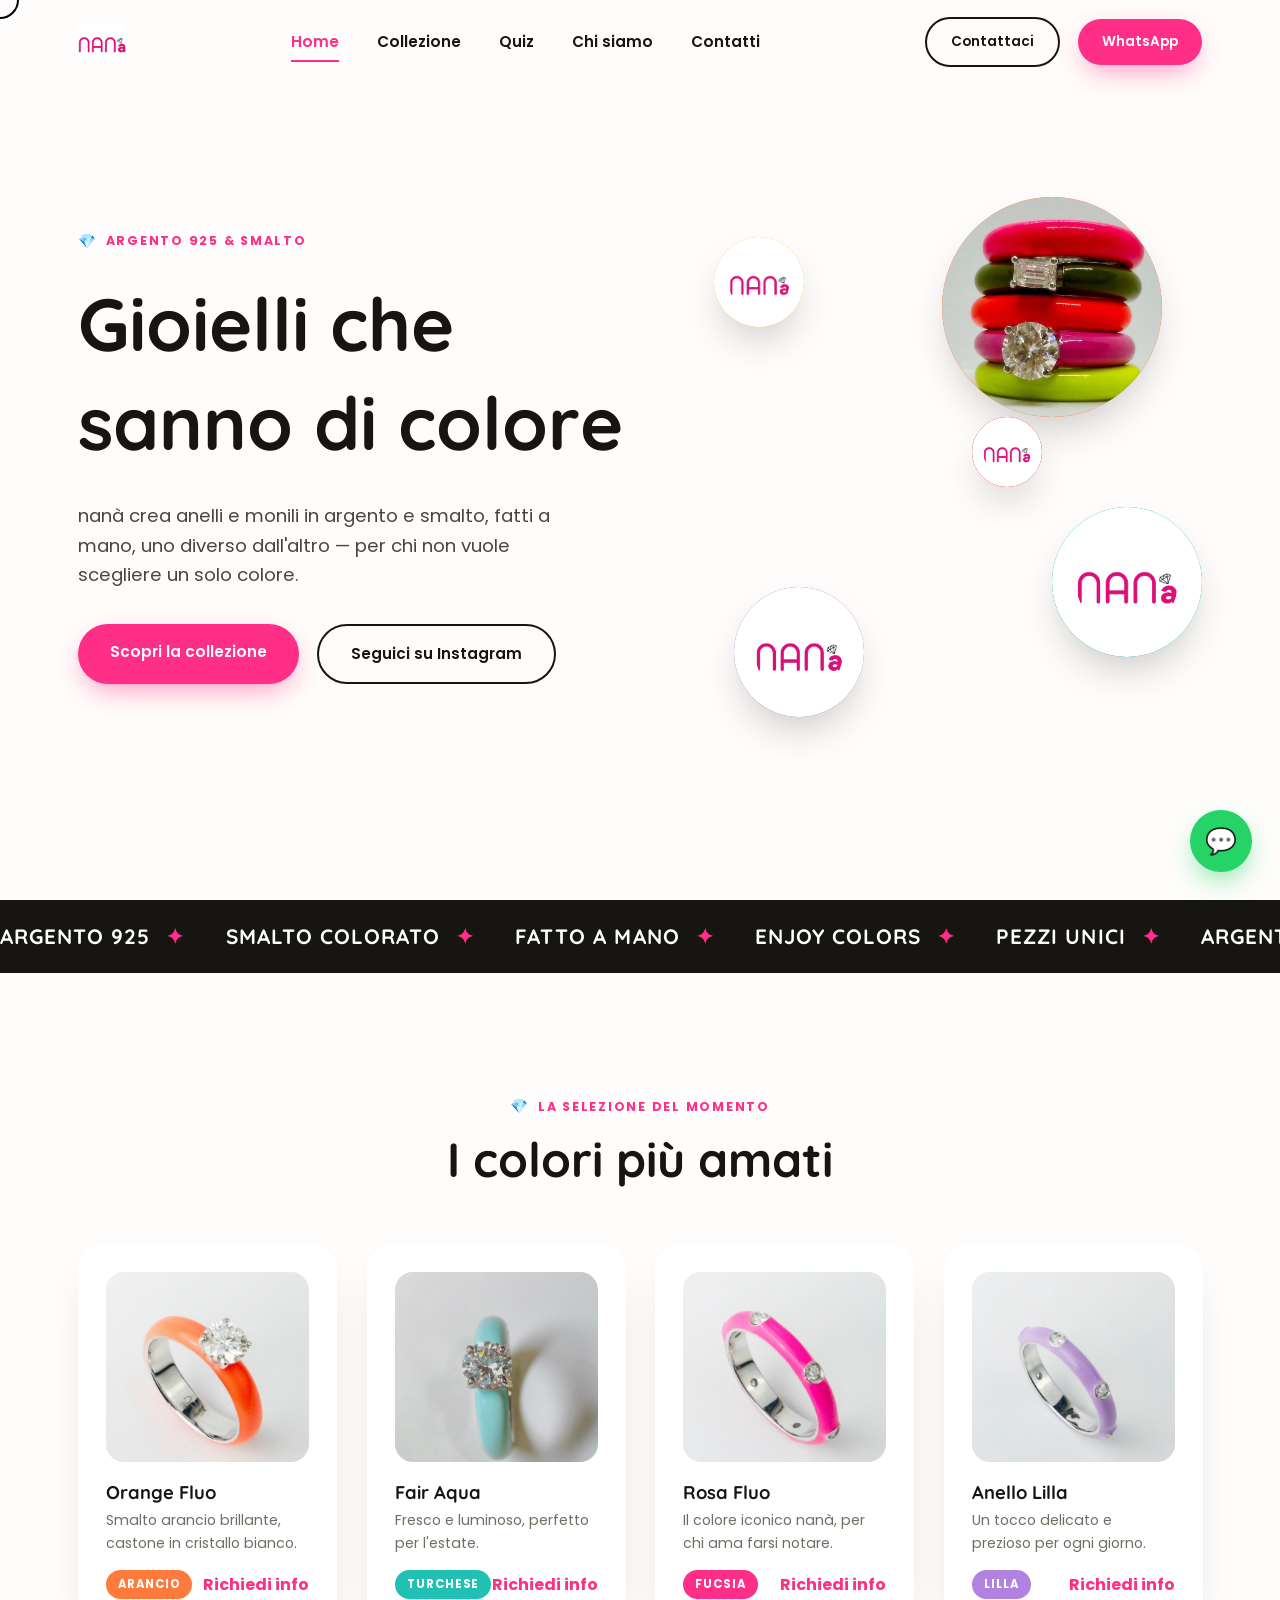
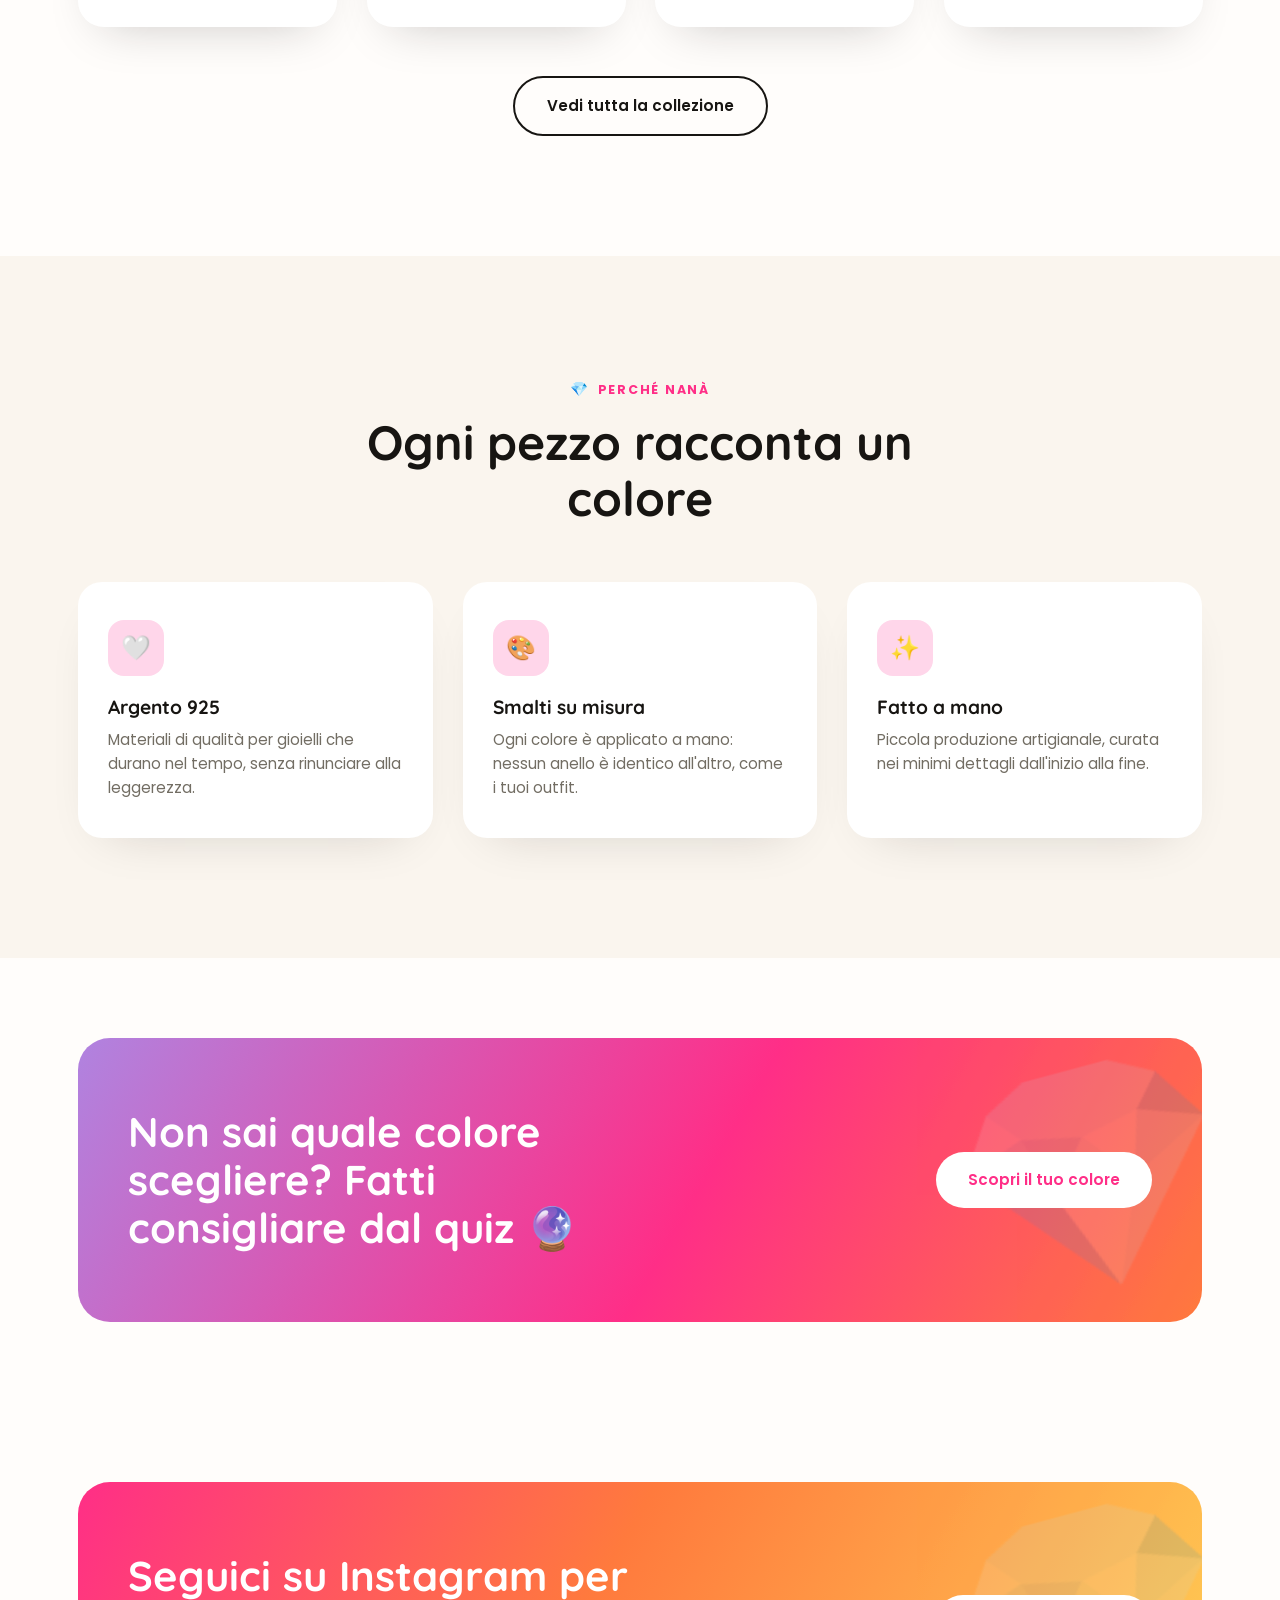
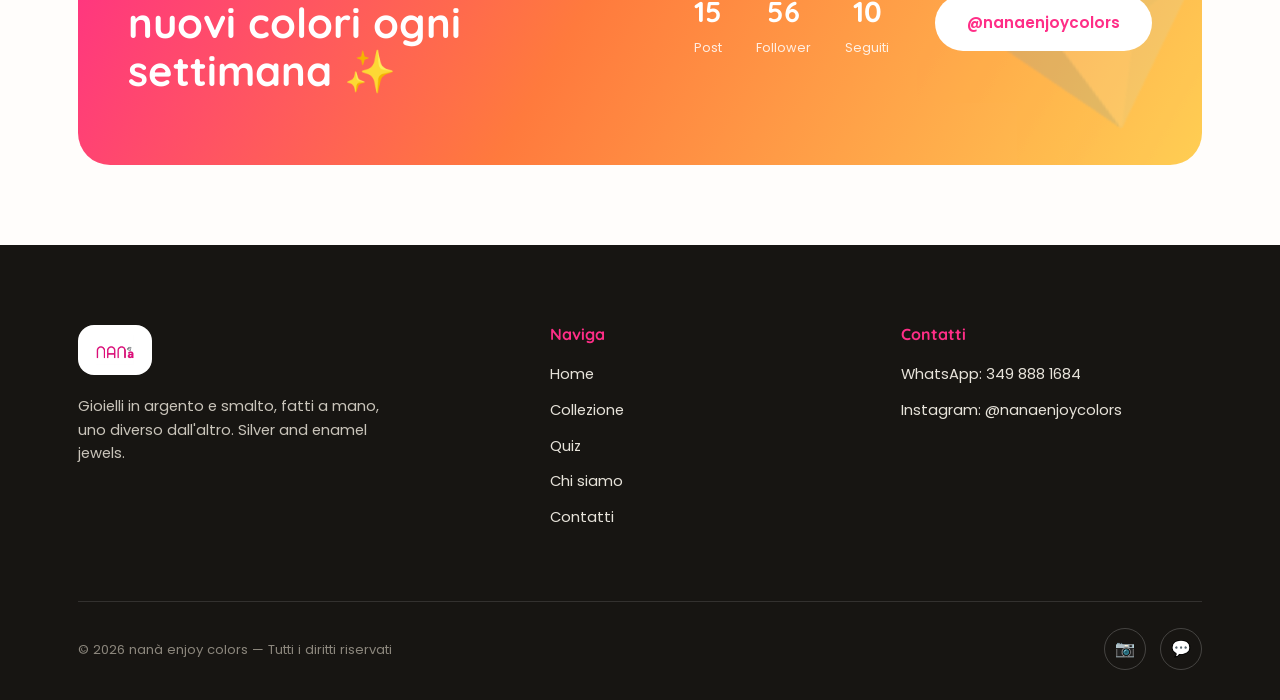
<file: index.html>
<!DOCTYPE html>
<html lang="it">
<head>
<meta charset="UTF-8">
<meta name="viewport" content="width=device-width, initial-scale=1.0">
<title>nanà — Gioielli in argento e smalto</title>
<meta name="description" content="nanà: anelli in argento 925 e smalto colorato, fatti a mano. Scopri la collezione enjoy colors.">
<link rel="icon" href="data:,">
<link rel="stylesheet" href="css/style.css?v=6">
</head>
<body>

<div id="preloader">
  <div class="preloader-badge">
    <img src="images/logo-nana.jpg" alt="nanà">
  </div>
</div>

<header class="nav">
  <div class="container nav-inner">
    <a href="index.html" class="logo"><img src="images/logo-nana.jpg" alt="nanà"></a>
    <nav class="nav-links">
      <a href="index.html" class="active">Home</a>
      <a href="collezione.html">Collezione</a>
      <a href="quiz.html">Quiz</a>
      <a href="chi-siamo.html">Chi siamo</a>
      <a href="contatti.html">Contatti</a>
    </nav>
    <div class="nav-cta">
      <a href="contatti.html" class="btn btn-outline magnetic">Contattaci</a>
      <a href="https://wa.me/393498881684" target="_blank" class="btn btn-primary magnetic">WhatsApp</a>
    </div>
    <div class="burger"><span></span><span></span><span></span></div>
  </div>
</header>

<div class="mobile-panel">
  <a href="index.html">Home</a>
  <a href="collezione.html">Collezione</a>
  <a href="quiz.html">Quiz</a>
  <a href="chi-siamo.html">Chi siamo</a>
  <a href="contatti.html">Contatti</a>
</div>

<!-- ================= HERO ================= -->
<section class="hero">
  <div class="container hero-inner">
    <div>
      <div class="eyebrow-line reveal in"><span class="section-tag">Argento 925 &amp; smalto</span></div>
      <h1 data-split>Gioielli che sanno di colore</h1>
      <p class="lead reveal in">nanà crea anelli e monili in argento e smalto, fatti a mano, uno diverso dall'altro — per chi non vuole scegliere un solo colore.</p>
      <div class="hero-actions reveal in">
        <a href="collezione.html" class="btn btn-primary magnetic">Scopri la collezione</a>
        <a href="https://instagram.com/nanaenjoycolors" target="_blank" class="btn btn-outline magnetic">Seguici su Instagram</a>
      </div>
    </div>
    <div class="hero-visual">
      <div class="blob b1"><img src="images/prodotti-stack.jpg" alt="Anelli impilati in argento e smalto colorato nanà"></div>
      <div class="blob b2"><img class="logo-mark" src="images/logo-nana.jpg" alt="nanà"></div>
      <div class="blob b3"><img class="logo-mark" src="images/logo-nana.jpg" alt="nanà"></div>
      <div class="blob b4"><img class="logo-mark" src="images/logo-nana.jpg" alt="nanà"></div>
      <div class="blob b5"><img class="logo-mark" src="images/logo-nana.jpg" alt="nanà"></div>
    </div>
  </div>
</section>

<!-- ================= MARQUEE ================= -->
<div class="marquee">
  <div class="marquee-track">
    <span>ARGENTO 925</span>
    <span>SMALTO COLORATO</span>
    <span>FATTO A MANO</span>
    <span>ENJOY COLORS</span>
    <span>PEZZI UNICI</span>
  </div>
</div>

<!-- ================= FEATURED PRODUCTS ================= -->
<section class="pad">
  <div class="container">
    <div class="section-head center reveal">
      <span class="section-tag" style="justify-content:center">La selezione del momento</span>
      <h2>I colori più amati</h2>
    </div>
    <div class="grid-products stagger">
      <div class="card reveal">
        <div class="card-swatch swatch-orange">
          <img src="images/anello-arancio.jpg" alt="Orange Fluo, argento e smalto arancio">
        </div>
        <h3>Orange Fluo</h3>
        <p class="desc">Smalto arancio brillante, castone in cristallo bianco.</p>
        <div class="card-foot"><span class="tag-color tag-orange">Arancio</span><a href="prodotto.html" class="price">Richiedi info</a></div>
      </div>
      <div class="card reveal">
        <div class="card-swatch swatch-teal">
          <img src="images/anello-turchese.jpg" alt="Fair Aqua, argento e smalto turchese">
        </div>
        <h3>Fair Aqua</h3>
        <p class="desc">Fresco e luminoso, perfetto per l'estate.</p>
        <div class="card-foot"><span class="tag-color tag-teal">Turchese</span><a href="prodotto.html" class="price">Richiedi info</a></div>
      </div>
      <div class="card reveal">
        <div class="card-swatch swatch-pink">
          <img src="images/anello-fucsia.jpg" alt="Rosa Fluo, argento e smalto fucsia">
        </div>
        <h3>Rosa Fluo</h3>
        <p class="desc">Il colore iconico nanà, per chi ama farsi notare.</p>
        <div class="card-foot"><span class="tag-color tag-pink">Fucsia</span><a href="prodotto.html" class="price">Richiedi info</a></div>
      </div>
      <div class="card reveal">
        <div class="card-swatch swatch-purple">
          <img src="images/anello-lilla.jpg" alt="Anello Lilla, argento e smalto lilla">
        </div>
        <h3>Anello Lilla</h3>
        <p class="desc">Un tocco delicato e prezioso per ogni giorno.</p>
        <div class="card-foot"><span class="tag-color tag-purple">Lilla</span><a href="prodotto.html" class="price">Richiedi info</a></div>
      </div>
    </div>
    <div style="text-align:center;margin-top:50px" class="reveal">
      <a href="collezione.html" class="btn btn-outline magnetic">Vedi tutta la collezione</a>
    </div>
  </div>
</section>

<!-- ================= WHY NANA ================= -->
<section class="pad bg-cream">
  <div class="container">
    <div class="section-head center reveal">
      <span class="section-tag" style="justify-content:center">Perché nanà</span>
      <h2>Ogni pezzo racconta un colore</h2>
    </div>
    <div class="feat-grid stagger">
      <div class="feat reveal">
        <div class="icon">🤍</div>
        <h3>Argento 925</h3>
        <p>Materiali di qualità per gioielli che durano nel tempo, senza rinunciare alla leggerezza.</p>
      </div>
      <div class="feat reveal">
        <div class="icon">🎨</div>
        <h3>Smalti su misura</h3>
        <p>Ogni colore è applicato a mano: nessun anello è identico all'altro, come i tuoi outfit.</p>
      </div>
      <div class="feat reveal">
        <div class="icon">✨</div>
        <h3>Fatto a mano</h3>
        <p>Piccola produzione artigianale, curata nei minimi dettagli dall'inizio alla fine.</p>
      </div>
    </div>
  </div>
</section>

<!-- ================= QUIZ CTA ================= -->
<section class="pad-sm">
  <div class="container">
    <div class="insta-cta reveal-scale" style="background:linear-gradient(120deg,#b083e0,#ff2e87 55%,#ff7a3d 100%)">
      <h2>Non sai quale colore scegliere? Fatti consigliare dal quiz 🔮</h2>
      <a href="quiz.html" class="btn btn-light magnetic">Scopri il tuo colore</a>
    </div>
  </div>
</section>

<!-- ================= INSTAGRAM CTA ================= -->
<section class="pad-sm">
  <div class="container">
    <div class="insta-cta reveal-scale">
      <h2>Seguici su Instagram per nuovi colori ogni settimana ✨</h2>
      <div class="insta-stats">
        <div><strong data-count="22">0</strong><span>Post</span></div>
        <div><strong data-count="81">0</strong><span>Follower</span></div>
        <div><strong data-count="15">0</strong><span>Seguiti</span></div>
      </div>
      <a href="https://instagram.com/nanaenjoycolors" target="_blank" class="btn btn-light magnetic">@nanaenjoycolors</a>
    </div>
  </div>
</section>

<footer>
  <div class="container">
    <div class="footer-grid">
      <div>
        <div class="footer-logo-badge"><img class="logo-mark" src="images/logo-nana.jpg" alt="nanà"></div>
        <p>Gioielli in argento e smalto, fatti a mano, uno diverso dall'altro. Silver and enamel jewels.</p>
      </div>
      <div>
        <h4>Naviga</h4>
        <a href="index.html">Home</a>
        <a href="collezione.html">Collezione</a>
        <a href="quiz.html">Quiz</a>
        <a href="chi-siamo.html">Chi siamo</a>
        <a href="contatti.html">Contatti</a>
      </div>
      <div>
        <h4>Contatti</h4>
        <a href="https://wa.me/393498881684" target="_blank">WhatsApp: 349 888 1684</a>
        <a href="https://instagram.com/nanaenjoycolors" target="_blank">Instagram: @nanaenjoycolors</a>
      </div>
    </div>
    <div class="footer-bottom">
      <span>© <span id="year"></span> nanà enjoy colors — Tutti i diritti riservati</span>
      <div class="social-row">
        <a href="https://instagram.com/nanaenjoycolors" target="_blank" aria-label="Instagram">📷</a>
        <a href="https://wa.me/393498881684" target="_blank" aria-label="WhatsApp">💬</a>
      </div>
    </div>
  </div>
</footer>

<a href="https://wa.me/393498881684" target="_blank" class="fab-wa" aria-label="Scrivici su WhatsApp">💬</a>

<script>document.getElementById('year').textContent = new Date().getFullYear();</script>
<script src="js/main.js?v=6"></script>
</body>
</html>
</file>
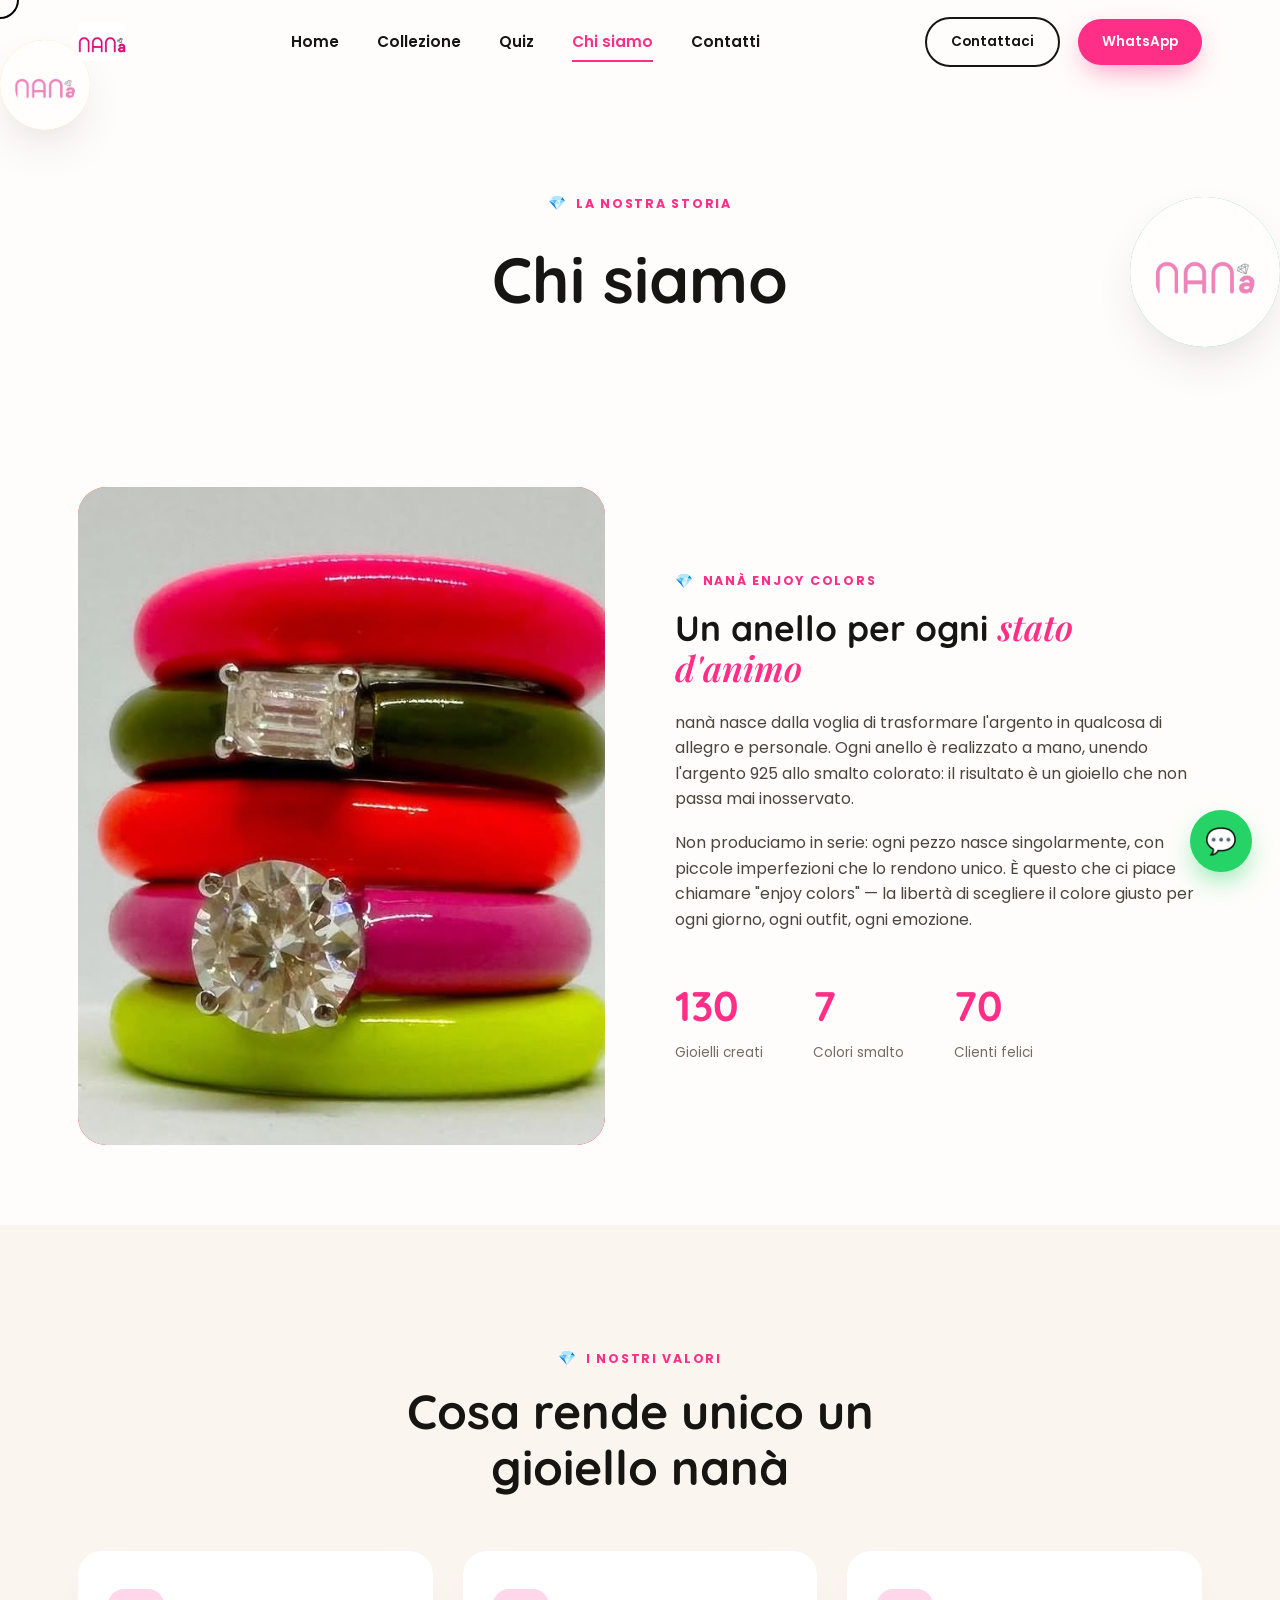
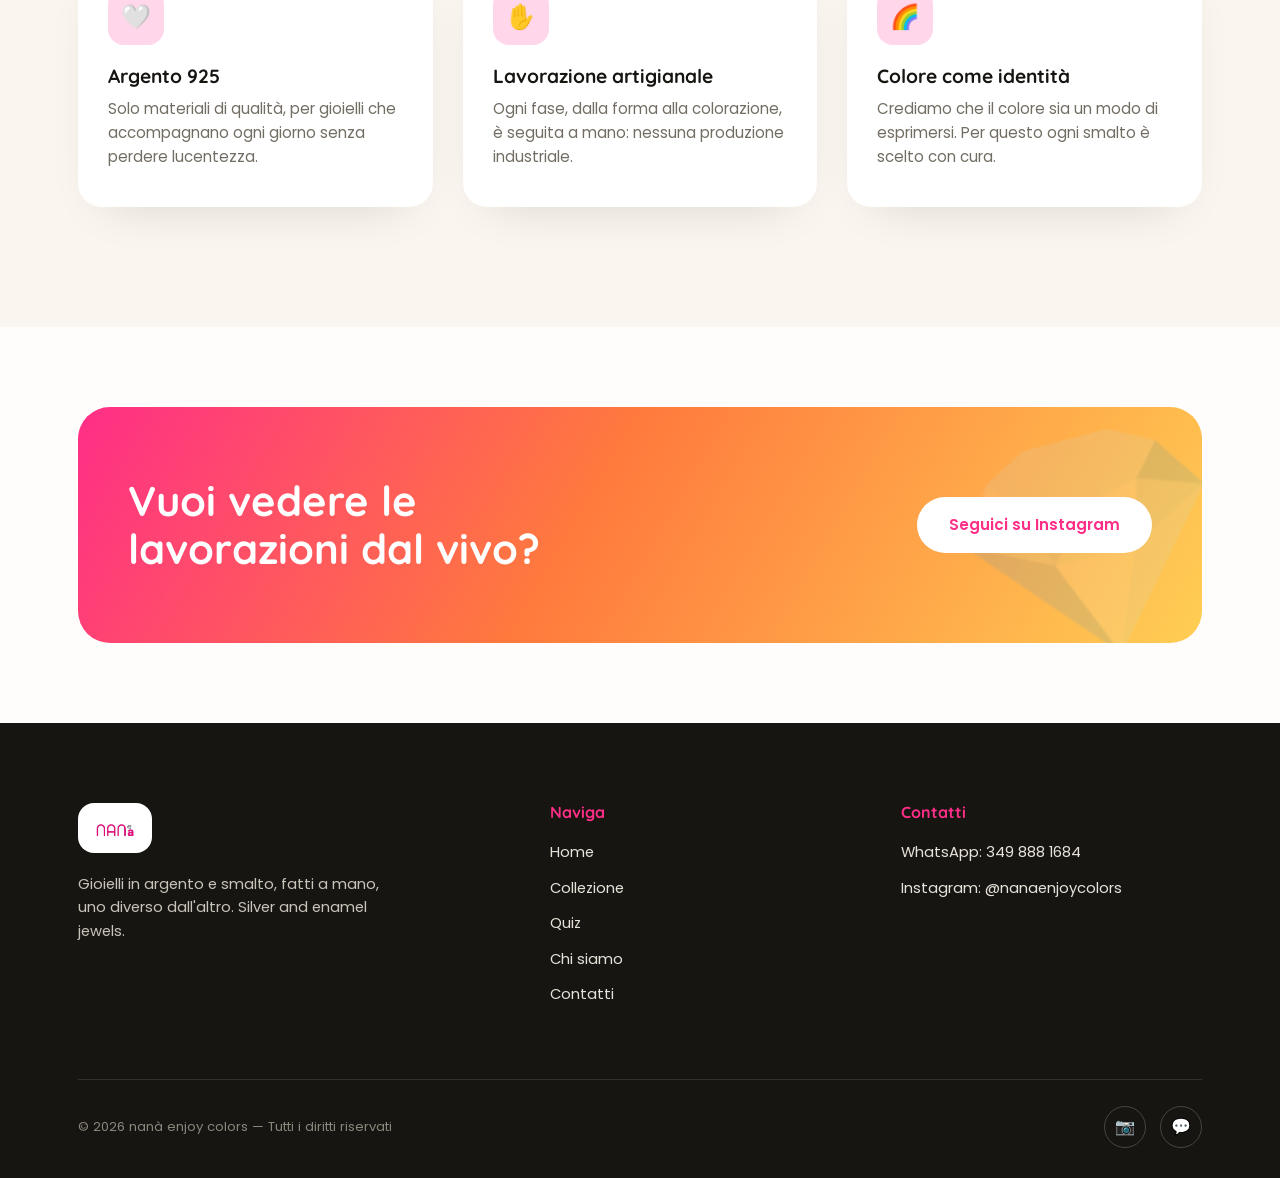
<file: chi-siamo.html>
<!DOCTYPE html>
<html lang="it">
<head>
<meta charset="UTF-8">
<meta name="viewport" content="width=device-width, initial-scale=1.0">
<title>Chi siamo — nanà</title>
<meta name="description" content="La storia di nanà: gioielli in argento e smalto fatti a mano, nati dalla passione per il colore.">
<link rel="icon" href="data:,">
<link rel="stylesheet" href="css/style.css?v=6">
</head>
<body>

<div id="preloader">
  <div class="preloader-badge">
    <img src="images/logo-nana.jpg" alt="nanà">
  </div>
</div>

<header class="nav">
  <div class="container nav-inner">
    <a href="index.html" class="logo"><img src="images/logo-nana.jpg" alt="nanà"></a>
    <nav class="nav-links">
      <a href="index.html">Home</a>
      <a href="collezione.html">Collezione</a>
      <a href="quiz.html">Quiz</a>
      <a href="chi-siamo.html" class="active">Chi siamo</a>
      <a href="contatti.html">Contatti</a>
    </nav>
    <div class="nav-cta">
      <a href="contatti.html" class="btn btn-outline magnetic">Contattaci</a>
      <a href="https://wa.me/393498881684" target="_blank" class="btn btn-primary magnetic">WhatsApp</a>
    </div>
    <div class="burger"><span></span><span></span><span></span></div>
  </div>
</header>

<div class="mobile-panel">
  <a href="index.html">Home</a>
  <a href="collezione.html">Collezione</a>
  <a href="quiz.html">Quiz</a>
  <a href="chi-siamo.html">Chi siamo</a>
  <a href="contatti.html">Contatti</a>
</div>

<section class="page-head">
  <div class="hero-visual" style="position:absolute; inset:0; height:auto; z-index:0;">
    <div class="blob b2" style="opacity:.5"><img class="logo-mark" src="images/logo-nana.jpg" alt="nanà"></div>
    <div class="blob b4" style="opacity:.5"><img class="logo-mark" src="images/logo-nana.jpg" alt="nanà"></div>
  </div>
  <div class="container" style="position:relative;z-index:1">
    <span class="section-tag" style="justify-content:center">La nostra storia</span>
    <h1 data-split>Chi siamo</h1>
  </div>
</section>

<section class="pad-sm">
  <div class="container split">
    <div class="reveal">
      <div class="img-frame"><img src="images/prodotti-stack.jpg" alt="Anelli nanà impilati in argento e smalto colorato"></div>
    </div>
    <div class="reveal">
      <span class="section-tag">nanà enjoy colors</span>
      <h2 style="font-size:2.2rem;margin-bottom:20px">Un anello per ogni <span class="script">stato d'animo</span></h2>
      <p style="color:#4a463f;margin-bottom:18px">nanà nasce dalla voglia di trasformare l'argento in qualcosa di allegro e personale. Ogni anello è realizzato a mano, unendo l'argento 925 allo smalto colorato: il risultato è un gioiello che non passa mai inosservato.</p>
      <p style="color:#4a463f;margin-bottom:18px">Non produciamo in serie: ogni pezzo nasce singolarmente, con piccole imperfezioni che lo rendono unico. È questo che ci piace chiamare "enjoy colors" — la libertà di scegliere il colore giusto per ogni giorno, ogni outfit, ogni emozione.</p>
      <div class="stats-row">
        <div class="stat"><strong data-count="150">0</strong><span>Gioielli creati</span></div>
        <div class="stat"><strong data-count="8">0</strong><span>Colori smalto</span></div>
        <div class="stat"><strong data-count="81">0</strong><span>Clienti felici</span></div>
      </div>
    </div>
  </div>
</section>

<section class="pad bg-cream">
  <div class="container">
    <div class="section-head center reveal">
      <span class="section-tag" style="justify-content:center">I nostri valori</span>
      <h2>Cosa rende unico un gioiello nanà</h2>
    </div>
    <div class="values-grid stagger">
      <div class="feat reveal">
        <div class="icon">🤍</div>
        <h3>Argento 925</h3>
        <p>Solo materiali di qualità, per gioielli che accompagnano ogni giorno senza perdere lucentezza.</p>
      </div>
      <div class="feat reveal">
        <div class="icon">✋</div>
        <h3>Lavorazione artigianale</h3>
        <p>Ogni fase, dalla forma alla colorazione, è seguita a mano: nessuna produzione industriale.</p>
      </div>
      <div class="feat reveal">
        <div class="icon">🌈</div>
        <h3>Colore come identità</h3>
        <p>Crediamo che il colore sia un modo di esprimersi. Per questo ogni smalto è scelto con cura.</p>
      </div>
    </div>
  </div>
</section>

<section class="pad-sm">
  <div class="container">
    <div class="insta-cta reveal-scale">
      <h2>Vuoi vedere le lavorazioni dal vivo?</h2>
      <a href="https://instagram.com/nanaenjoycolors" target="_blank" class="btn btn-light magnetic">Seguici su Instagram</a>
    </div>
  </div>
</section>

<footer>
  <div class="container">
    <div class="footer-grid">
      <div>
        <div class="footer-logo-badge"><img class="logo-mark" src="images/logo-nana.jpg" alt="nanà"></div>
        <p>Gioielli in argento e smalto, fatti a mano, uno diverso dall'altro. Silver and enamel jewels.</p>
      </div>
      <div>
        <h4>Naviga</h4>
        <a href="index.html">Home</a>
        <a href="collezione.html">Collezione</a>
        <a href="quiz.html">Quiz</a>
        <a href="chi-siamo.html">Chi siamo</a>
        <a href="contatti.html">Contatti</a>
      </div>
      <div>
        <h4>Contatti</h4>
        <a href="https://wa.me/393498881684" target="_blank">WhatsApp: 349 888 1684</a>
        <a href="https://instagram.com/nanaenjoycolors" target="_blank">Instagram: @nanaenjoycolors</a>
      </div>
    </div>
    <div class="footer-bottom">
      <span>© <span id="year"></span> nanà enjoy colors — Tutti i diritti riservati</span>
      <div class="social-row">
        <a href="https://instagram.com/nanaenjoycolors" target="_blank" aria-label="Instagram">📷</a>
        <a href="https://wa.me/393498881684" target="_blank" aria-label="WhatsApp">💬</a>
      </div>
    </div>
  </div>
</footer>

<a href="https://wa.me/393498881684" target="_blank" class="fab-wa" aria-label="Scrivici su WhatsApp">💬</a>

<script>document.getElementById('year').textContent = new Date().getFullYear();</script>
<script src="js/main.js?v=6"></script>
</body>
</html>
</file>
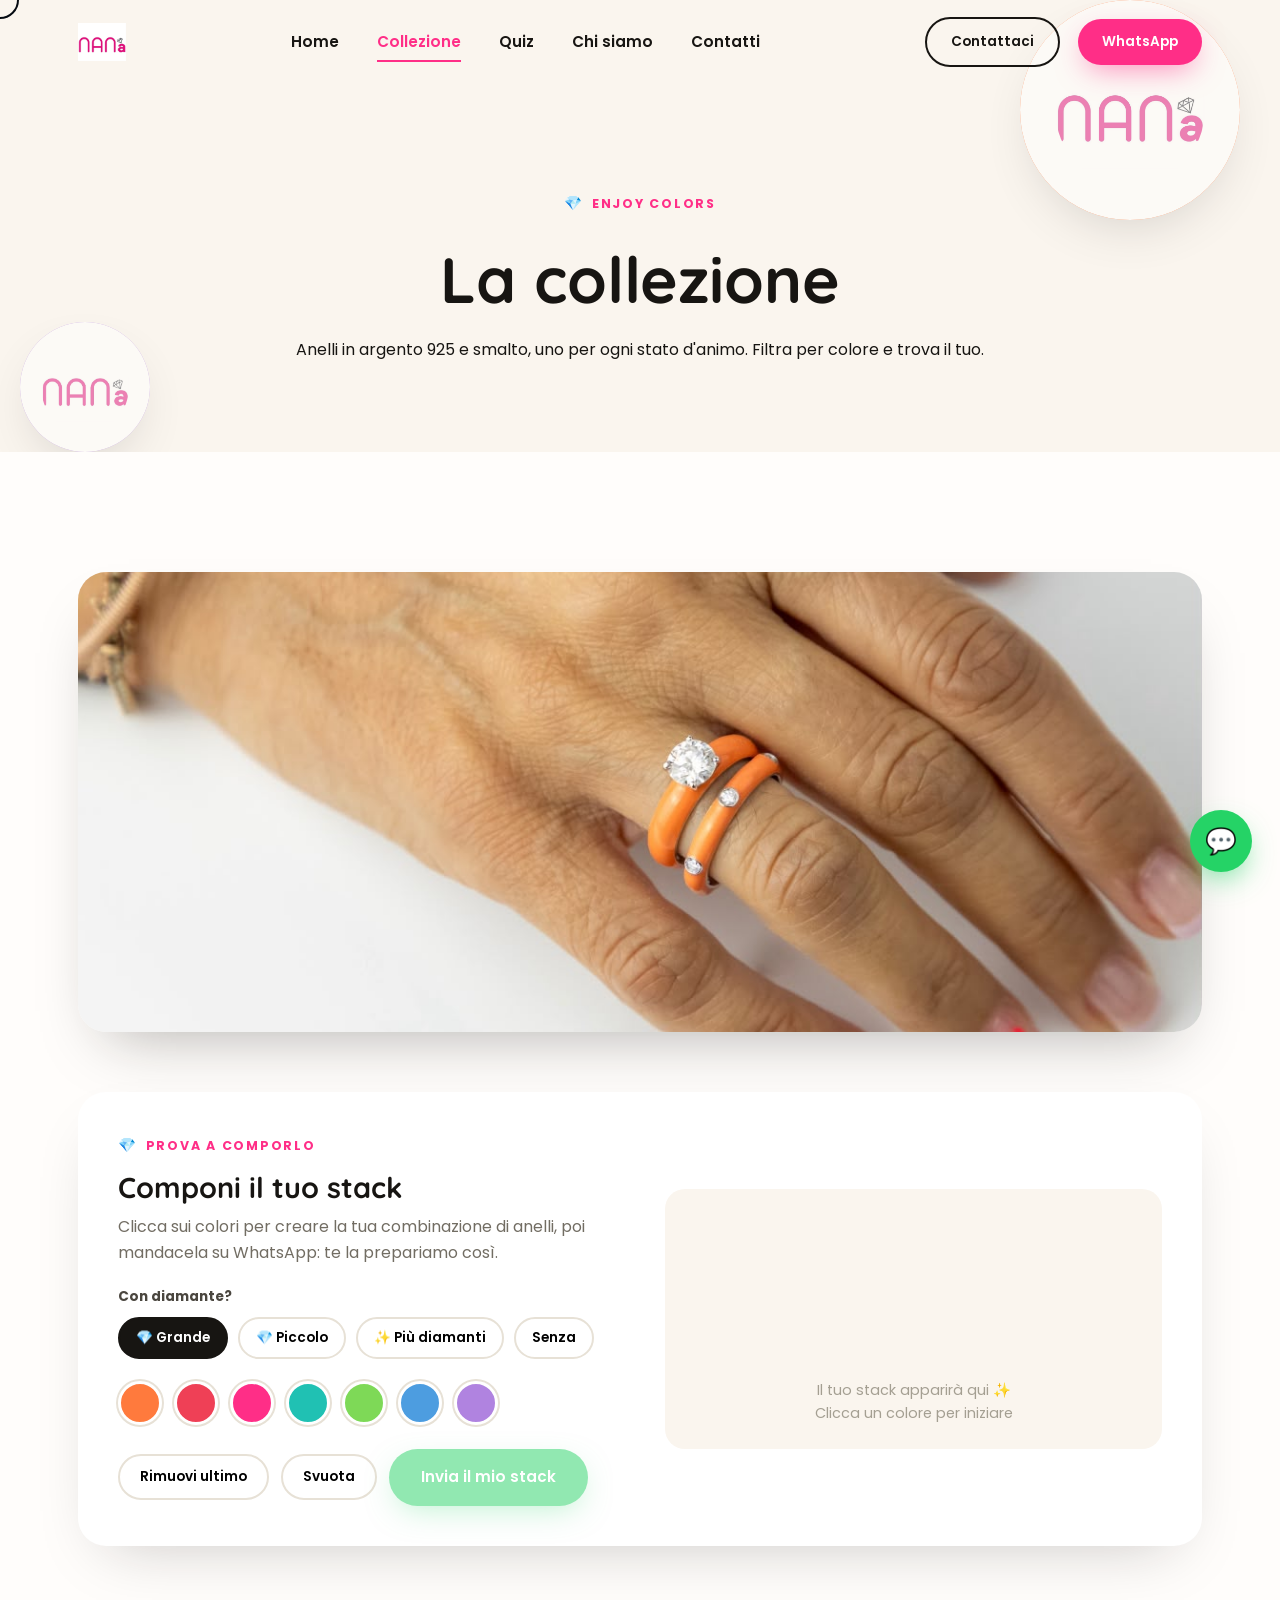
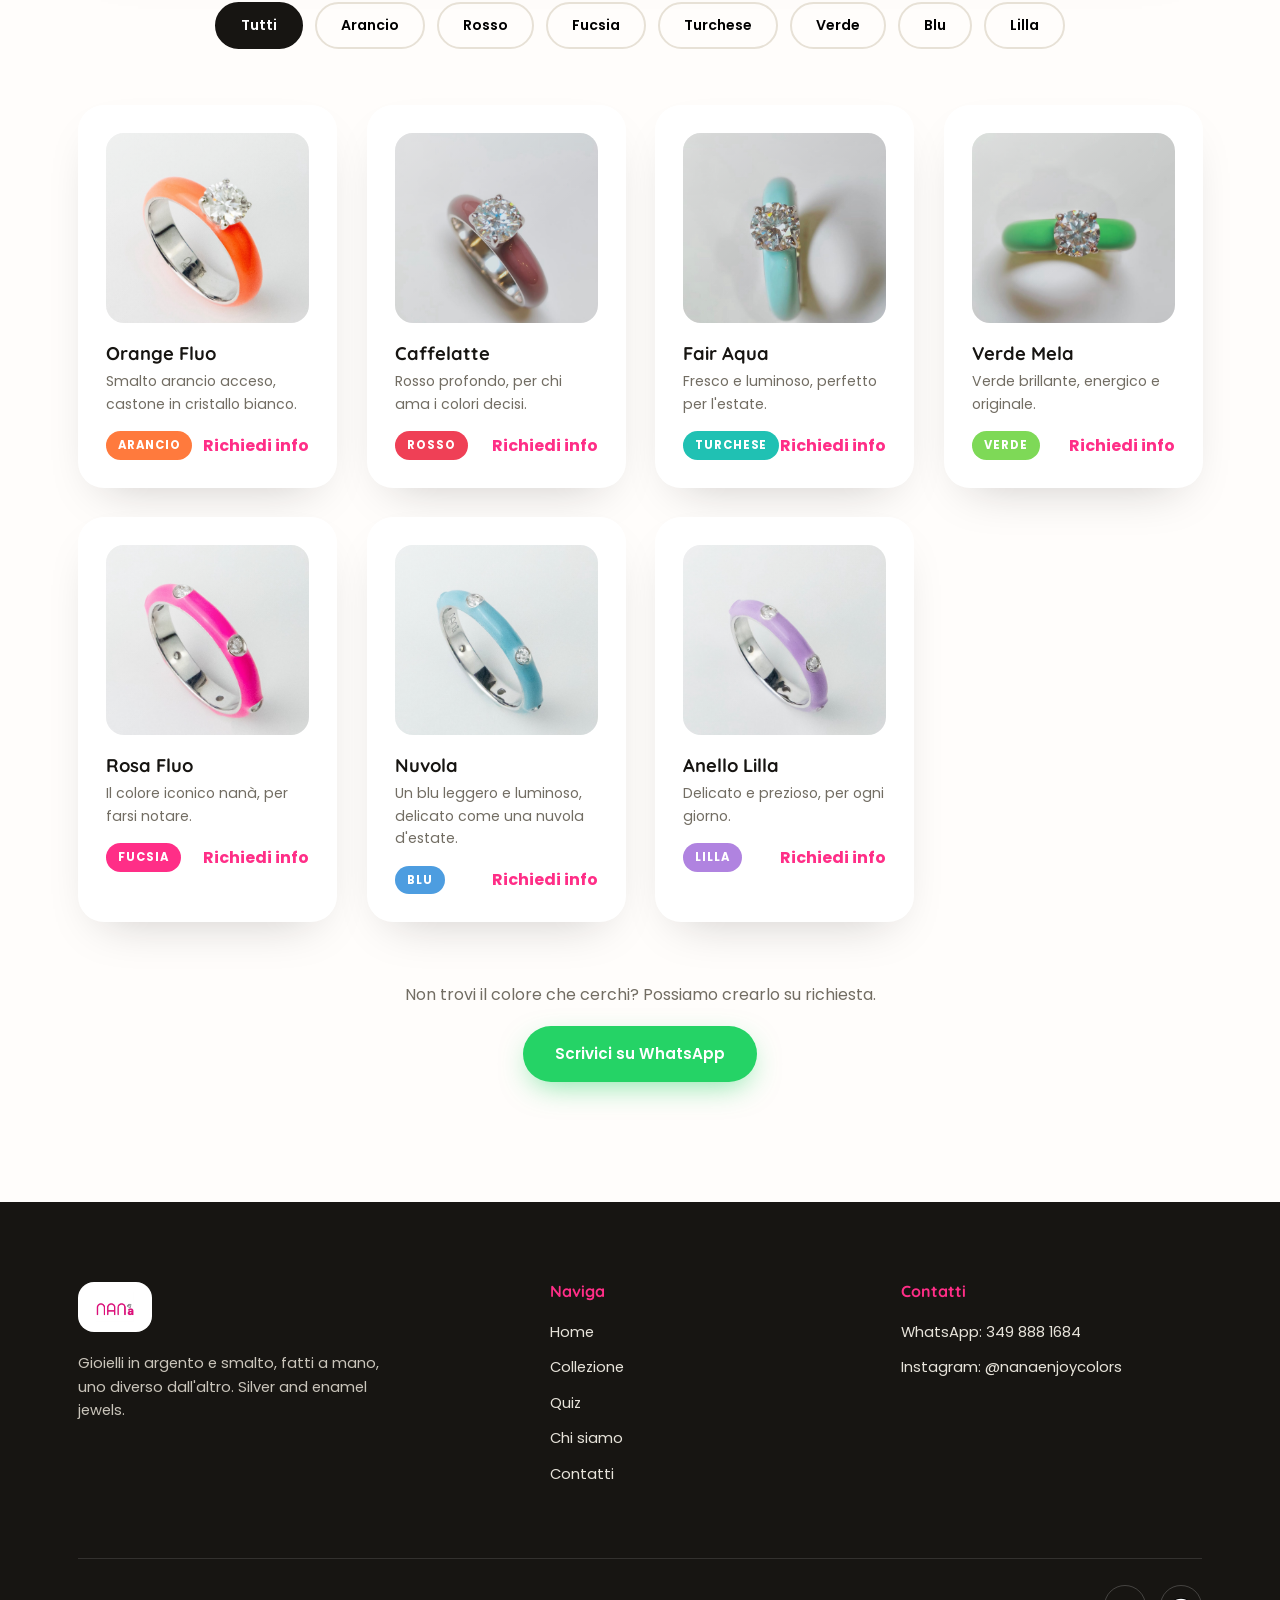
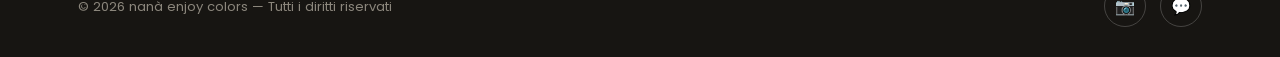
<file: collezione.html>
<!DOCTYPE html>
<html lang="it">
<head>
<meta charset="UTF-8">
<meta name="viewport" content="width=device-width, initial-scale=1.0">
<title>Collezione — nanà</title>
<meta name="description" content="Scopri tutti gli anelli in argento e smalto della collezione nanà, divisi per colore.">
<link rel="icon" href="data:,">
<link rel="stylesheet" href="css/style.css?v=6">
</head>
<body>

<div id="preloader">
  <div class="preloader-badge">
    <img src="images/logo-nana.jpg" alt="nanà">
  </div>
</div>

<header class="nav">
  <div class="container nav-inner">
    <a href="index.html" class="logo"><img src="images/logo-nana.jpg" alt="nanà"></a>
    <nav class="nav-links">
      <a href="index.html">Home</a>
      <a href="collezione.html" class="active">Collezione</a>
      <a href="quiz.html">Quiz</a>
      <a href="chi-siamo.html">Chi siamo</a>
      <a href="contatti.html">Contatti</a>
    </nav>
    <div class="nav-cta">
      <a href="contatti.html" class="btn btn-outline magnetic">Contattaci</a>
      <a href="https://wa.me/393498881684" target="_blank" class="btn btn-primary magnetic">WhatsApp</a>
    </div>
    <div class="burger"><span></span><span></span><span></span></div>
  </div>
</header>

<div class="mobile-panel">
  <a href="index.html">Home</a>
  <a href="collezione.html">Collezione</a>
  <a href="quiz.html">Quiz</a>
  <a href="chi-siamo.html">Chi siamo</a>
  <a href="contatti.html">Contatti</a>
</div>

<section class="page-head bg-cream">
  <div class="hero-visual" style="position:absolute; inset:0; height:auto; z-index:0;">
    <div class="blob b1" style="opacity:.5"><img class="logo-mark" src="images/logo-nana.jpg" alt="nanà"></div>
    <div class="blob b3" style="opacity:.5"><img class="logo-mark" src="images/logo-nana.jpg" alt="nanà"></div>
  </div>
  <div class="container" style="position:relative;z-index:1">
    <span class="section-tag" style="justify-content:center">Enjoy colors</span>
    <h1 data-split>La collezione</h1>
    <p class="lead" style="margin:20px auto 0" >Anelli in argento 925 e smalto, uno per ogni stato d'animo. Filtra per colore e trova il tuo.</p>
  </div>
</section>

<section class="pad">
  <div class="container">
    <div class="photo-banner reveal-scale">
      <img src="images/mano-stack.jpg" alt="Anelli nanà indossati, argento e smalto colorato">
    </div>

    <div class="stack-builder reveal-scale">
      <div>
        <span class="section-tag">Prova a comporlo</span>
        <h2 style="font-size:1.8rem;margin-bottom:10px">Componi il tuo stack</h2>
        <p style="color:#726d63;margin-bottom:20px">Clicca sui colori per creare la tua combinazione di anelli, poi mandacela su WhatsApp: te la prepariamo così.</p>

        <div class="diamond-picker">
          <span class="diamond-picker-label">Con diamante?</span>
          <div class="diamond-options">
            <button class="diamond-option active" data-size="large" type="button">💎 Grande</button>
            <button class="diamond-option" data-size="small" type="button">💎 Piccolo</button>
            <button class="diamond-option" data-size="multi" type="button">✨ Più diamanti</button>
            <button class="diamond-option" data-size="none" type="button">Senza</button>
          </div>
        </div>

        <div class="stack-swatches">
          <button class="stack-swatch swatch-orange" data-color="orange" title="Arancio" aria-label="Aggiungi Arancio"></button>
          <button class="stack-swatch swatch-red" data-color="red" title="Rosso" aria-label="Aggiungi Rosso"></button>
          <button class="stack-swatch swatch-pink" data-color="pink" title="Fucsia" aria-label="Aggiungi Fucsia"></button>
          <button class="stack-swatch swatch-teal" data-color="teal" title="Turchese" aria-label="Aggiungi Turchese"></button>
          <button class="stack-swatch swatch-green" data-color="green" title="Verde" aria-label="Aggiungi Verde"></button>
          <button class="stack-swatch swatch-blue" data-color="blue" title="Blu" aria-label="Aggiungi Blu"></button>
          <button class="stack-swatch swatch-purple" data-color="purple" title="Lilla" aria-label="Aggiungi Lilla"></button>
        </div>
        <div class="stack-actions">
          <button class="stack-btn" id="stack-undo" type="button">Rimuovi ultimo</button>
          <button class="stack-btn" id="stack-clear" type="button">Svuota</button>
          <a href="#" target="_blank" class="btn btn-wa magnetic" id="stack-send" style="pointer-events:none;opacity:.5">Invia il mio stack</a>
        </div>
      </div>
      <div class="stack-preview" id="stack-preview">
        <span class="stack-empty-hint" id="stack-empty-hint">Il tuo stack apparirà qui ✨<br>Clicca un colore per iniziare</span>
      </div>
    </div>

    <div class="filters reveal in">
      <button class="filter-pill active" data-filter="all">Tutti</button>
      <button class="filter-pill" data-filter="orange">Arancio</button>
      <button class="filter-pill" data-filter="red">Rosso</button>
      <button class="filter-pill" data-filter="pink">Fucsia</button>
      <button class="filter-pill" data-filter="teal">Turchese</button>
      <button class="filter-pill" data-filter="green">Verde</button>
      <button class="filter-pill" data-filter="blue">Blu</button>
      <button class="filter-pill" data-filter="purple">Lilla</button>
    </div>

    <div class="grid-products stagger">

      <div class="card reveal" data-color="orange">
        <div class="card-swatch swatch-orange"><img src="images/anello-arancio.jpg" alt="Orange Fluo, argento e smalto arancio"></div>
        <h3>Orange Fluo</h3>
        <p class="desc">Smalto arancio acceso, castone in cristallo bianco.</p>
        <div class="card-foot"><span class="tag-color tag-orange">Arancio</span><a href="prodotto.html" class="price">Richiedi info</a></div>
      </div>

      <div class="card reveal" data-color="red">
        <div class="card-swatch swatch-red"><img src="images/anello-rosso.jpg" alt="Caffelatte, argento e smalto"></div>
        <h3>Caffelatte</h3>
        <p class="desc">Rosso profondo, per chi ama i colori decisi.</p>
        <div class="card-foot"><span class="tag-color tag-red">Rosso</span><a href="prodotto.html" class="price">Richiedi info</a></div>
      </div>

      <div class="card reveal" data-color="teal">
        <div class="card-swatch swatch-teal"><img src="images/anello-turchese.jpg" alt="Fair Aqua, argento e smalto turchese"></div>
        <h3>Fair Aqua</h3>
        <p class="desc">Fresco e luminoso, perfetto per l'estate.</p>
        <div class="card-foot"><span class="tag-color tag-teal">Turchese</span><a href="prodotto.html" class="price">Richiedi info</a></div>
      </div>

      <div class="card reveal" data-color="green">
        <div class="card-swatch swatch-green"><img src="images/anello-verde.jpg" alt="Verde Mela, argento e smalto verde"></div>
        <h3>Verde Mela</h3>
        <p class="desc">Verde brillante, energico e originale.</p>
        <div class="card-foot"><span class="tag-color tag-green">Verde</span><a href="prodotto.html" class="price">Richiedi info</a></div>
      </div>

      <div class="card reveal" data-color="pink">
        <div class="card-swatch swatch-pink"><img src="images/anello-fucsia.jpg" alt="Rosa Fluo, argento e smalto fucsia"></div>
        <h3>Rosa Fluo</h3>
        <p class="desc">Il colore iconico nanà, per farsi notare.</p>
        <div class="card-foot"><span class="tag-color tag-pink">Fucsia</span><a href="prodotto.html" class="price">Richiedi info</a></div>
      </div>

      <div class="card reveal" data-color="blue">
        <div class="card-swatch swatch-blue"><img src="images/anello-blu.jpg" alt="Nuvola, argento e smalto blu"></div>
        <h3>Nuvola</h3>
        <p class="desc">Un blu leggero e luminoso, delicato come una nuvola d'estate.</p>
        <div class="card-foot"><span class="tag-color tag-blue">Blu</span><a href="prodotto.html" class="price">Richiedi info</a></div>
      </div>

      <div class="card reveal" data-color="purple">
        <div class="card-swatch swatch-purple"><img src="images/anello-lilla.jpg" alt="Anello Lilla, argento e smalto lilla"></div>
        <h3>Anello Lilla</h3>
        <p class="desc">Delicato e prezioso, per ogni giorno.</p>
        <div class="card-foot"><span class="tag-color tag-purple">Lilla</span><a href="prodotto.html" class="price">Richiedi info</a></div>
      </div>

    </div>

    <div class="reveal" style="text-align:center;margin-top:60px;">
      <p style="color:#726d63;margin-bottom:18px">Non trovi il colore che cerchi? Possiamo crearlo su richiesta.</p>
      <a href="https://wa.me/393498881684" target="_blank" class="btn btn-wa magnetic">Scrivici su WhatsApp</a>
    </div>
  </div>
</section>

<footer>
  <div class="container">
    <div class="footer-grid">
      <div>
        <div class="footer-logo-badge"><img class="logo-mark" src="images/logo-nana.jpg" alt="nanà"></div>
        <p>Gioielli in argento e smalto, fatti a mano, uno diverso dall'altro. Silver and enamel jewels.</p>
      </div>
      <div>
        <h4>Naviga</h4>
        <a href="index.html">Home</a>
        <a href="collezione.html">Collezione</a>
        <a href="quiz.html">Quiz</a>
        <a href="chi-siamo.html">Chi siamo</a>
        <a href="contatti.html">Contatti</a>
      </div>
      <div>
        <h4>Contatti</h4>
        <a href="https://wa.me/393498881684" target="_blank">WhatsApp: 349 888 1684</a>
        <a href="https://instagram.com/nanaenjoycolors" target="_blank">Instagram: @nanaenjoycolors</a>
      </div>
    </div>
    <div class="footer-bottom">
      <span>© <span id="year"></span> nanà enjoy colors — Tutti i diritti riservati</span>
      <div class="social-row">
        <a href="https://instagram.com/nanaenjoycolors" target="_blank" aria-label="Instagram">📷</a>
        <a href="https://wa.me/393498881684" target="_blank" aria-label="WhatsApp">💬</a>
      </div>
    </div>
  </div>
</footer>

<a href="https://wa.me/393498881684" target="_blank" class="fab-wa" aria-label="Scrivici su WhatsApp">💬</a>

<script>document.getElementById('year').textContent = new Date().getFullYear();</script>
<script src="js/main.js?v=6"></script>
</body>
</html>
</file>
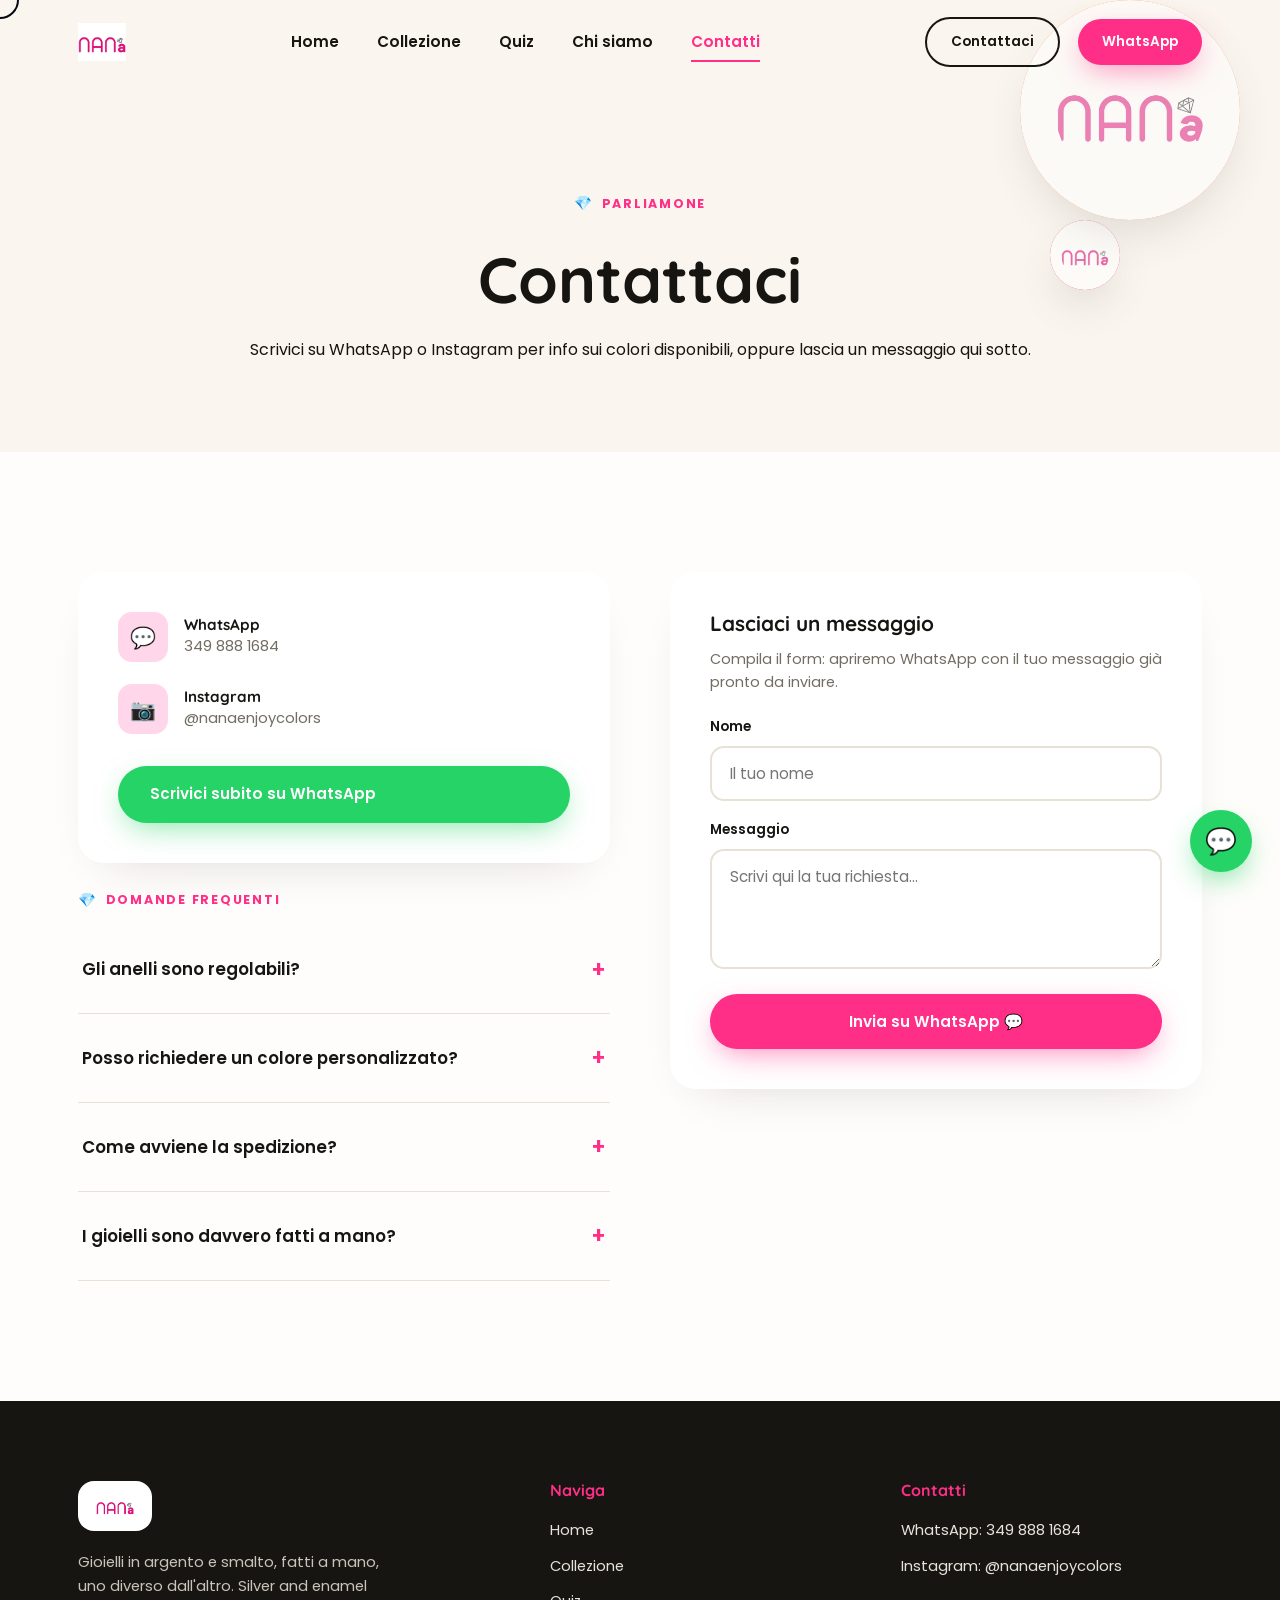
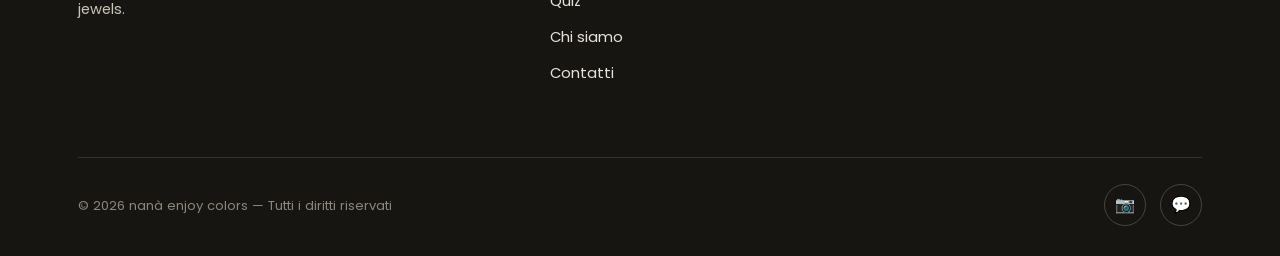
<file: contatti.html>
<!DOCTYPE html>
<html lang="it">
<head>
<meta charset="UTF-8">
<meta name="viewport" content="width=device-width, initial-scale=1.0">
<title>Contatti — nanà</title>
<meta name="description" content="Contatta nanà su WhatsApp o Instagram per informazioni sui gioielli in argento e smalto.">
<link rel="icon" href="data:,">
<link rel="stylesheet" href="css/style.css?v=6">
</head>
<body>

<div id="preloader">
  <div class="preloader-badge">
    <img src="images/logo-nana.jpg" alt="nanà">
  </div>
</div>

<header class="nav">
  <div class="container nav-inner">
    <a href="index.html" class="logo"><img src="images/logo-nana.jpg" alt="nanà"></a>
    <nav class="nav-links">
      <a href="index.html">Home</a>
      <a href="collezione.html">Collezione</a>
      <a href="quiz.html">Quiz</a>
      <a href="chi-siamo.html">Chi siamo</a>
      <a href="contatti.html" class="active">Contatti</a>
    </nav>
    <div class="nav-cta">
      <a href="contatti.html" class="btn btn-outline magnetic">Contattaci</a>
      <a href="https://wa.me/393498881684" target="_blank" class="btn btn-primary magnetic">WhatsApp</a>
    </div>
    <div class="burger"><span></span><span></span><span></span></div>
  </div>
</header>

<div class="mobile-panel">
  <a href="index.html">Home</a>
  <a href="collezione.html">Collezione</a>
  <a href="quiz.html">Quiz</a>
  <a href="chi-siamo.html">Chi siamo</a>
  <a href="contatti.html">Contatti</a>
</div>

<section class="page-head bg-cream">
  <div class="hero-visual" style="position:absolute; inset:0; height:auto; z-index:0;">
    <div class="blob b5" style="opacity:.6"><img class="logo-mark" src="images/logo-nana.jpg" alt="nanà"></div>
    <div class="blob b1" style="opacity:.5"><img class="logo-mark" src="images/logo-nana.jpg" alt="nanà"></div>
  </div>
  <div class="container" style="position:relative;z-index:1">
    <span class="section-tag" style="justify-content:center">Parliamone</span>
    <h1 data-split>Contattaci</h1>
    <p class="lead" style="margin:20px auto 0">Scrivici su WhatsApp o Instagram per info sui colori disponibili, oppure lascia un messaggio qui sotto.</p>
  </div>
</section>

<section class="pad">
  <div class="container contact-grid">

    <div class="reveal">
      <div class="contact-card" style="margin-bottom:24px">
        <div class="contact-row">
          <div class="ic">💬</div>
          <div><h4>WhatsApp</h4><a href="https://wa.me/393498881684" target="_blank">349 888 1684</a></div>
        </div>
        <div class="contact-row">
          <div class="ic">📷</div>
          <div><h4>Instagram</h4><a href="https://instagram.com/nanaenjoycolors" target="_blank">@nanaenjoycolors</a></div>
        </div>
        <a href="https://wa.me/393498881684" target="_blank" class="btn btn-wa magnetic" style="margin-top:10px">Scrivici subito su WhatsApp</a>
      </div>

      <div class="section-tag">Domande frequenti</div>
      <div class="accordion">
        <div class="accordion-item">
          <div class="accordion-head"><span>Gli anelli sono regolabili?</span><span class="plus">+</span></div>
          <div class="accordion-body"><p>Molti modelli sono regolabili o disponibili in più misure: scrivici la tua taglia su WhatsApp e ti consigliamo il fit giusto.</p></div>
        </div>
        <div class="accordion-item">
          <div class="accordion-head"><span>Posso richiedere un colore personalizzato?</span><span class="plus">+</span></div>
          <div class="accordion-body"><p>Sì! Molti smalti possono essere realizzati su richiesta. Contattaci con il colore che hai in mente.</p></div>
        </div>
        <div class="accordion-item">
          <div class="accordion-head"><span>Come avviene la spedizione?</span><span class="plus">+</span></div>
          <div class="accordion-body"><p>Organizziamo la spedizione o la consegna a mano in base alla tua zona: i dettagli si concordano in direct o su WhatsApp.</p></div>
        </div>
        <div class="accordion-item">
          <div class="accordion-head"><span>I gioielli sono davvero fatti a mano?</span><span class="plus">+</span></div>
          <div class="accordion-body"><p>Sì, ogni pezzo della collezione nanà è realizzato a mano in piccoli lotti: per questo può presentare piccole variazioni uniche.</p></div>
        </div>
      </div>
    </div>

    <div class="reveal">
      <div class="contact-card">
        <h3 style="font-size:1.3rem">Lasciaci un messaggio</h3>
        <p style="color:#726d63;font-size:.9rem;margin-top:-10px">Compila il form: apriremo WhatsApp con il tuo messaggio già pronto da inviare.</p>
        <form id="wa-form">
          <div class="form-group">
            <label for="f-name">Nome</label>
            <input id="f-name" type="text" required placeholder="Il tuo nome">
          </div>
          <div class="form-group">
            <label for="f-message">Messaggio</label>
            <textarea id="f-message" required placeholder="Scrivi qui la tua richiesta..."></textarea>
          </div>
          <button type="submit" class="btn btn-primary magnetic" style="width:100%">Invia su WhatsApp 💬</button>
        </form>
      </div>
    </div>

  </div>
</section>

<footer>
  <div class="container">
    <div class="footer-grid">
      <div>
        <div class="footer-logo-badge"><img class="logo-mark" src="images/logo-nana.jpg" alt="nanà"></div>
        <p>Gioielli in argento e smalto, fatti a mano, uno diverso dall'altro. Silver and enamel jewels.</p>
      </div>
      <div>
        <h4>Naviga</h4>
        <a href="index.html">Home</a>
        <a href="collezione.html">Collezione</a>
        <a href="quiz.html">Quiz</a>
        <a href="chi-siamo.html">Chi siamo</a>
        <a href="contatti.html">Contatti</a>
      </div>
      <div>
        <h4>Contatti</h4>
        <a href="https://wa.me/393498881684" target="_blank">WhatsApp: 349 888 1684</a>
        <a href="https://instagram.com/nanaenjoycolors" target="_blank">Instagram: @nanaenjoycolors</a>
      </div>
    </div>
    <div class="footer-bottom">
      <span>© <span id="year"></span> nanà enjoy colors — Tutti i diritti riservati</span>
      <div class="social-row">
        <a href="https://instagram.com/nanaenjoycolors" target="_blank" aria-label="Instagram">📷</a>
        <a href="https://wa.me/393498881684" target="_blank" aria-label="WhatsApp">💬</a>
      </div>
    </div>
  </div>
</footer>

<a href="https://wa.me/393498881684" target="_blank" class="fab-wa" aria-label="Scrivici su WhatsApp">💬</a>

<script>document.getElementById('year').textContent = new Date().getFullYear();</script>
<script src="js/main.js?v=6"></script>
</body>
</html>
</file>
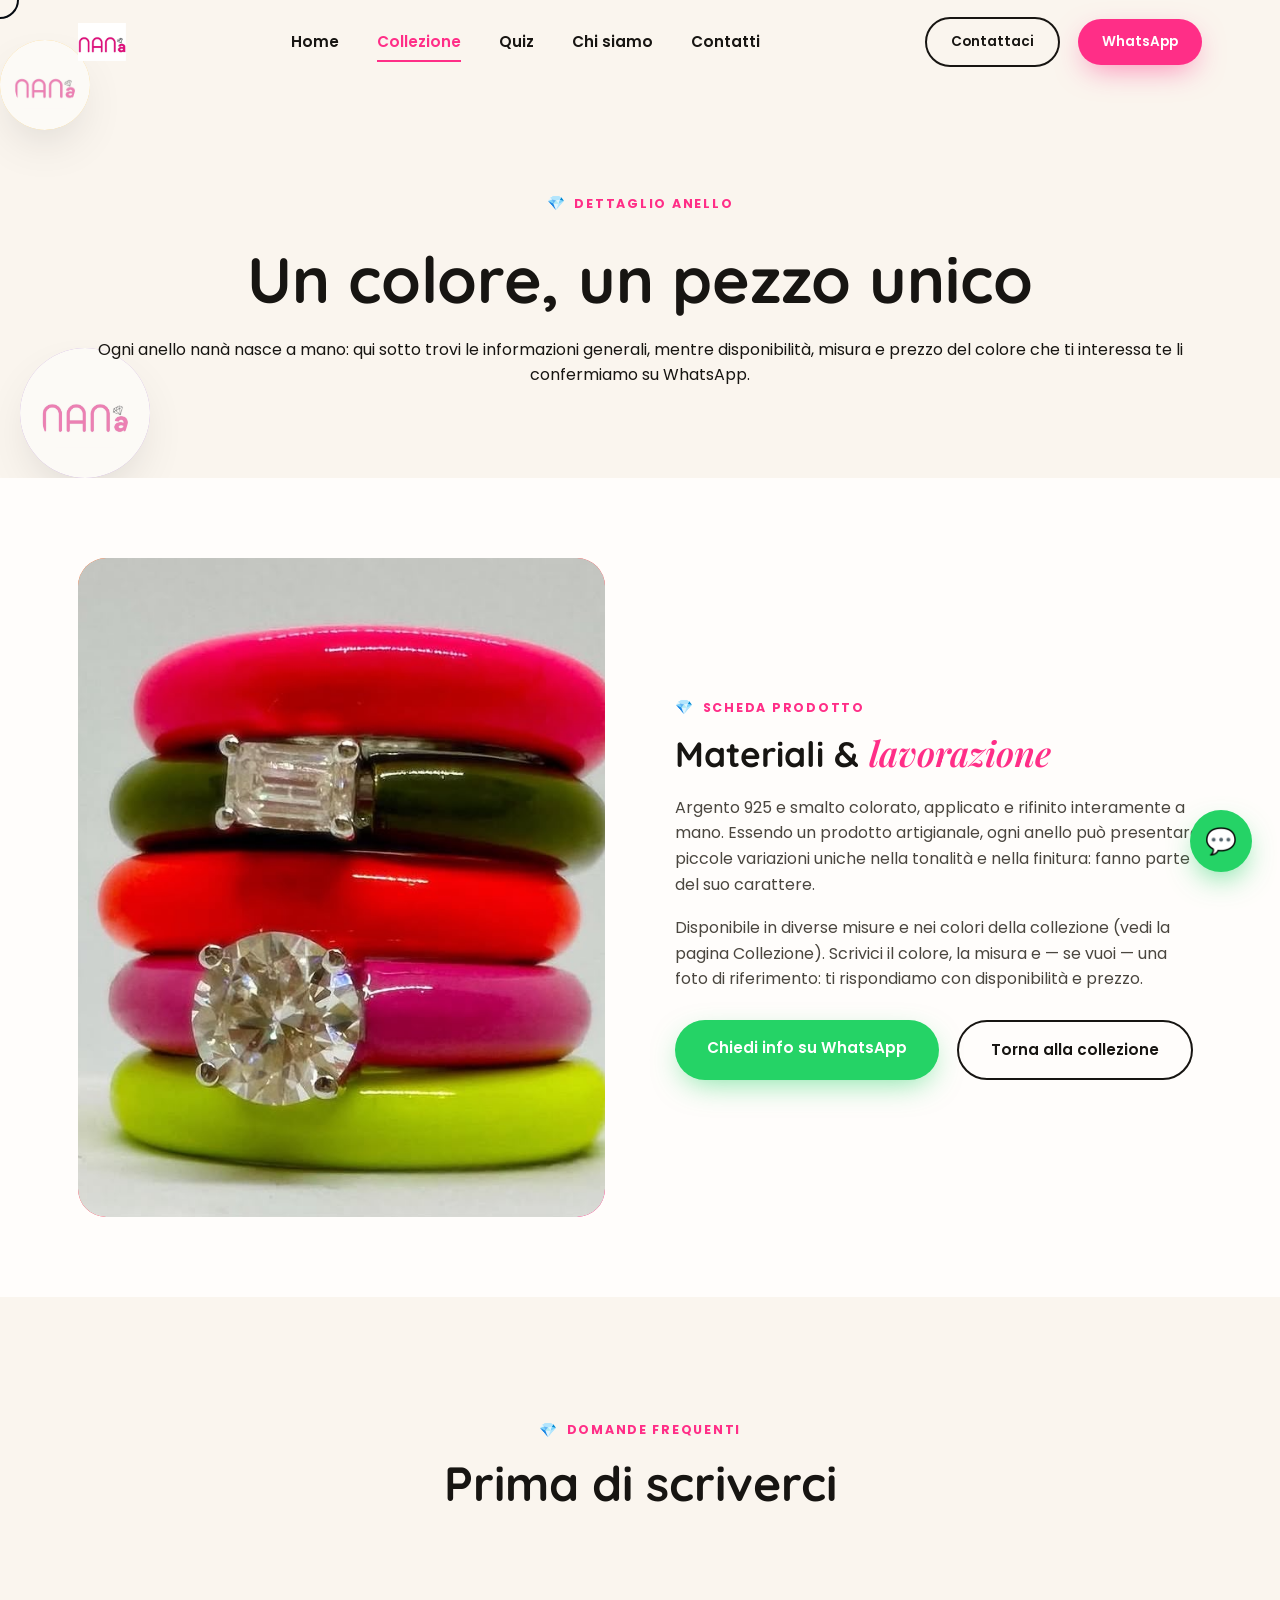
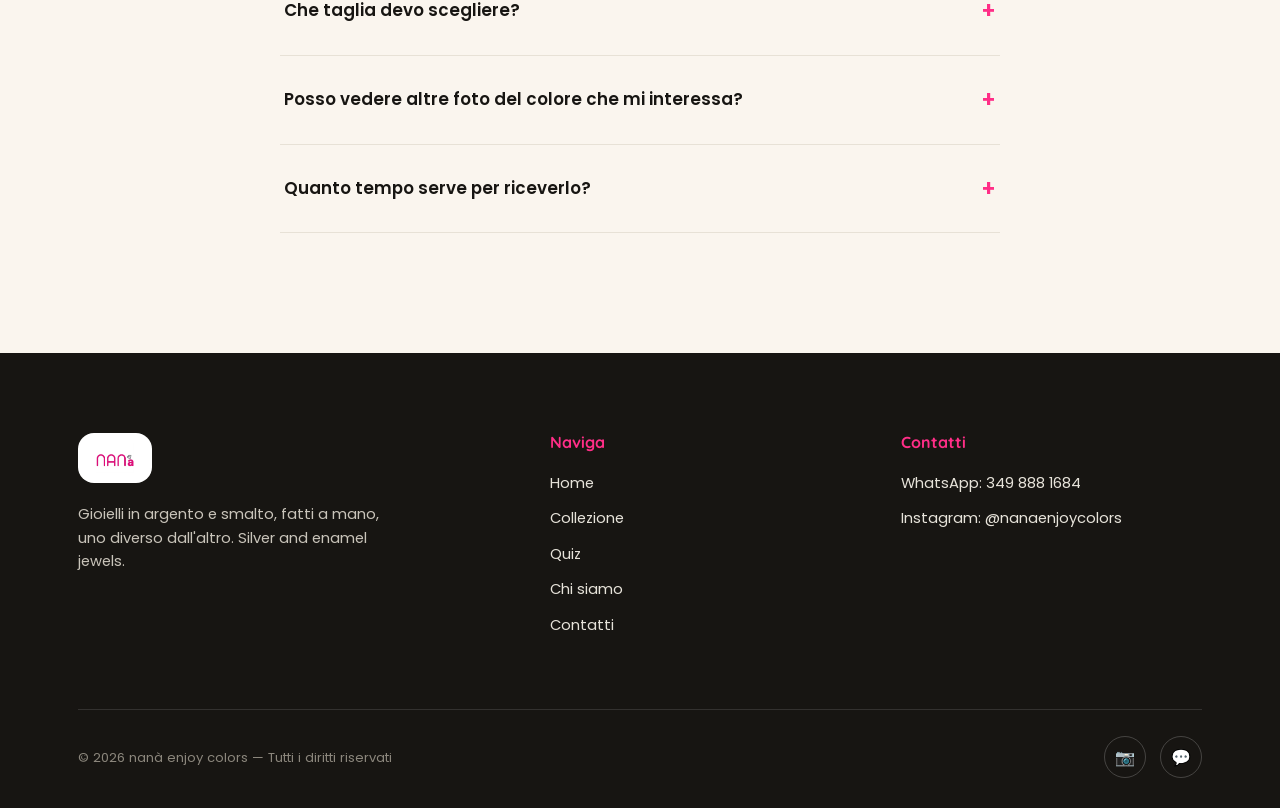
<file: prodotto.html>
<!DOCTYPE html>
<html lang="it">
<head>
<meta charset="UTF-8">
<meta name="viewport" content="width=device-width, initial-scale=1.0">
<title>Dettaglio anello — nanà</title>
<meta name="description" content="Scopri i dettagli su materiali, colori e come richiedere un anello nanà in argento e smalto.">
<link rel="icon" href="data:,">
<link rel="stylesheet" href="css/style.css?v=6">
</head>
<body>

<div id="preloader">
  <div class="preloader-badge">
    <img src="images/logo-nana.jpg" alt="nanà">
  </div>
</div>

<header class="nav">
  <div class="container nav-inner">
    <a href="index.html" class="logo"><img src="images/logo-nana.jpg" alt="nanà"></a>
    <nav class="nav-links">
      <a href="index.html">Home</a>
      <a href="collezione.html" class="active">Collezione</a>
      <a href="quiz.html">Quiz</a>
      <a href="chi-siamo.html">Chi siamo</a>
      <a href="contatti.html">Contatti</a>
    </nav>
    <div class="nav-cta">
      <a href="contatti.html" class="btn btn-outline magnetic">Contattaci</a>
      <a href="https://wa.me/393498881684" target="_blank" class="btn btn-primary magnetic">WhatsApp</a>
    </div>
    <div class="burger"><span></span><span></span><span></span></div>
  </div>
</header>

<div class="mobile-panel">
  <a href="index.html">Home</a>
  <a href="collezione.html">Collezione</a>
  <a href="quiz.html">Quiz</a>
  <a href="chi-siamo.html">Chi siamo</a>
  <a href="contatti.html">Contatti</a>
</div>

<section class="page-head bg-cream">
  <div class="hero-visual" style="position:absolute; inset:0; height:auto; z-index:0;">
    <div class="blob b3" style="opacity:.5"><img class="logo-mark" src="images/logo-nana.jpg" alt="nanà"></div>
    <div class="blob b4" style="opacity:.5"><img class="logo-mark" src="images/logo-nana.jpg" alt="nanà"></div>
  </div>
  <div class="container" style="position:relative;z-index:1">
    <span class="section-tag" style="justify-content:center">Dettaglio anello</span>
    <h1 data-split>Un colore, un pezzo unico</h1>
    <p class="lead" style="margin:20px auto 0">Ogni anello nanà nasce a mano: qui sotto trovi le informazioni generali, mentre disponibilità, misura e prezzo del colore che ti interessa te li confermiamo su WhatsApp.</p>
  </div>
</section>

<section class="pad-sm">
  <div class="container split">
    <div class="reveal">
      <div class="img-frame"><img src="images/prodotti-stack.jpg" alt="Anelli nanà impilati in argento e smalto colorato"></div>
    </div>
    <div class="reveal">
      <span class="section-tag">Scheda prodotto</span>
      <h2 style="font-size:2.2rem;margin-bottom:20px">Materiali &amp; <span class="script">lavorazione</span></h2>
      <p style="color:#4a463f;margin-bottom:18px">Argento 925 e smalto colorato, applicato e rifinito interamente a mano. Essendo un prodotto artigianale, ogni anello può presentare piccole variazioni uniche nella tonalità e nella finitura: fanno parte del suo carattere.</p>
      <p style="color:#4a463f;margin-bottom:28px">Disponibile in diverse misure e nei colori della collezione (vedi la pagina Collezione). Scrivici il colore, la misura e — se vuoi — una foto di riferimento: ti rispondiamo con disponibilità e prezzo.</p>
      <div class="hero-actions">
        <a href="https://wa.me/393498881684?text=Ciao%20nan%C3%A0!%20Vorrei%20info%20su%20un%20anello%20della%20collezione." target="_blank" class="btn btn-wa magnetic">Chiedi info su WhatsApp</a>
        <a href="collezione.html" class="btn btn-outline magnetic">Torna alla collezione</a>
      </div>
    </div>
  </div>
</section>

<section class="pad bg-cream">
  <div class="container">
    <div class="section-head center reveal">
      <span class="section-tag" style="justify-content:center">Domande frequenti</span>
      <h2>Prima di scriverci</h2>
    </div>
    <div class="accordion reveal" style="max-width:720px;margin:0 auto">
      <div class="accordion-item">
        <div class="accordion-head"><span>Che taglia devo scegliere?</span><span class="plus">+</span></div>
        <div class="accordion-body"><p>Scrivici la circonferenza del dito o la misura di un anello che indossi già: ti aiutiamo a trovare quella giusta.</p></div>
      </div>
      <div class="accordion-item">
        <div class="accordion-head"><span>Posso vedere altre foto del colore che mi interessa?</span><span class="plus">+</span></div>
        <div class="accordion-body"><p>Certo, mandaci un messaggio su WhatsApp o Instagram e ti inviamo altre foto reali del pezzo.</p></div>
      </div>
      <div class="accordion-item">
        <div class="accordion-head"><span>Quanto tempo serve per riceverlo?</span><span class="plus">+</span></div>
        <div class="accordion-body"><p>Dipende dalla disponibilità del colore: te lo confermiamo appena ci scrivi.</p></div>
      </div>
    </div>
  </div>
</section>

<footer>
  <div class="container">
    <div class="footer-grid">
      <div>
        <div class="footer-logo-badge"><img class="logo-mark" src="images/logo-nana.jpg" alt="nanà"></div>
        <p>Gioielli in argento e smalto, fatti a mano, uno diverso dall'altro. Silver and enamel jewels.</p>
      </div>
      <div>
        <h4>Naviga</h4>
        <a href="index.html">Home</a>
        <a href="collezione.html">Collezione</a>
        <a href="quiz.html">Quiz</a>
        <a href="chi-siamo.html">Chi siamo</a>
        <a href="contatti.html">Contatti</a>
      </div>
      <div>
        <h4>Contatti</h4>
        <a href="https://wa.me/393498881684" target="_blank">WhatsApp: 349 888 1684</a>
        <a href="https://instagram.com/nanaenjoycolors" target="_blank">Instagram: @nanaenjoycolors</a>
      </div>
    </div>
    <div class="footer-bottom">
      <span>© <span id="year"></span> nanà enjoy colors — Tutti i diritti riservati</span>
      <div class="social-row">
        <a href="https://instagram.com/nanaenjoycolors" target="_blank" aria-label="Instagram">📷</a>
        <a href="https://wa.me/393498881684" target="_blank" aria-label="WhatsApp">💬</a>
      </div>
    </div>
  </div>
</footer>

<a href="https://wa.me/393498881684" target="_blank" class="fab-wa" aria-label="Scrivici su WhatsApp">💬</a>

<script>document.getElementById('year').textContent = new Date().getFullYear();</script>
<script src="js/main.js?v=6"></script>
</body>
</html>
</file>
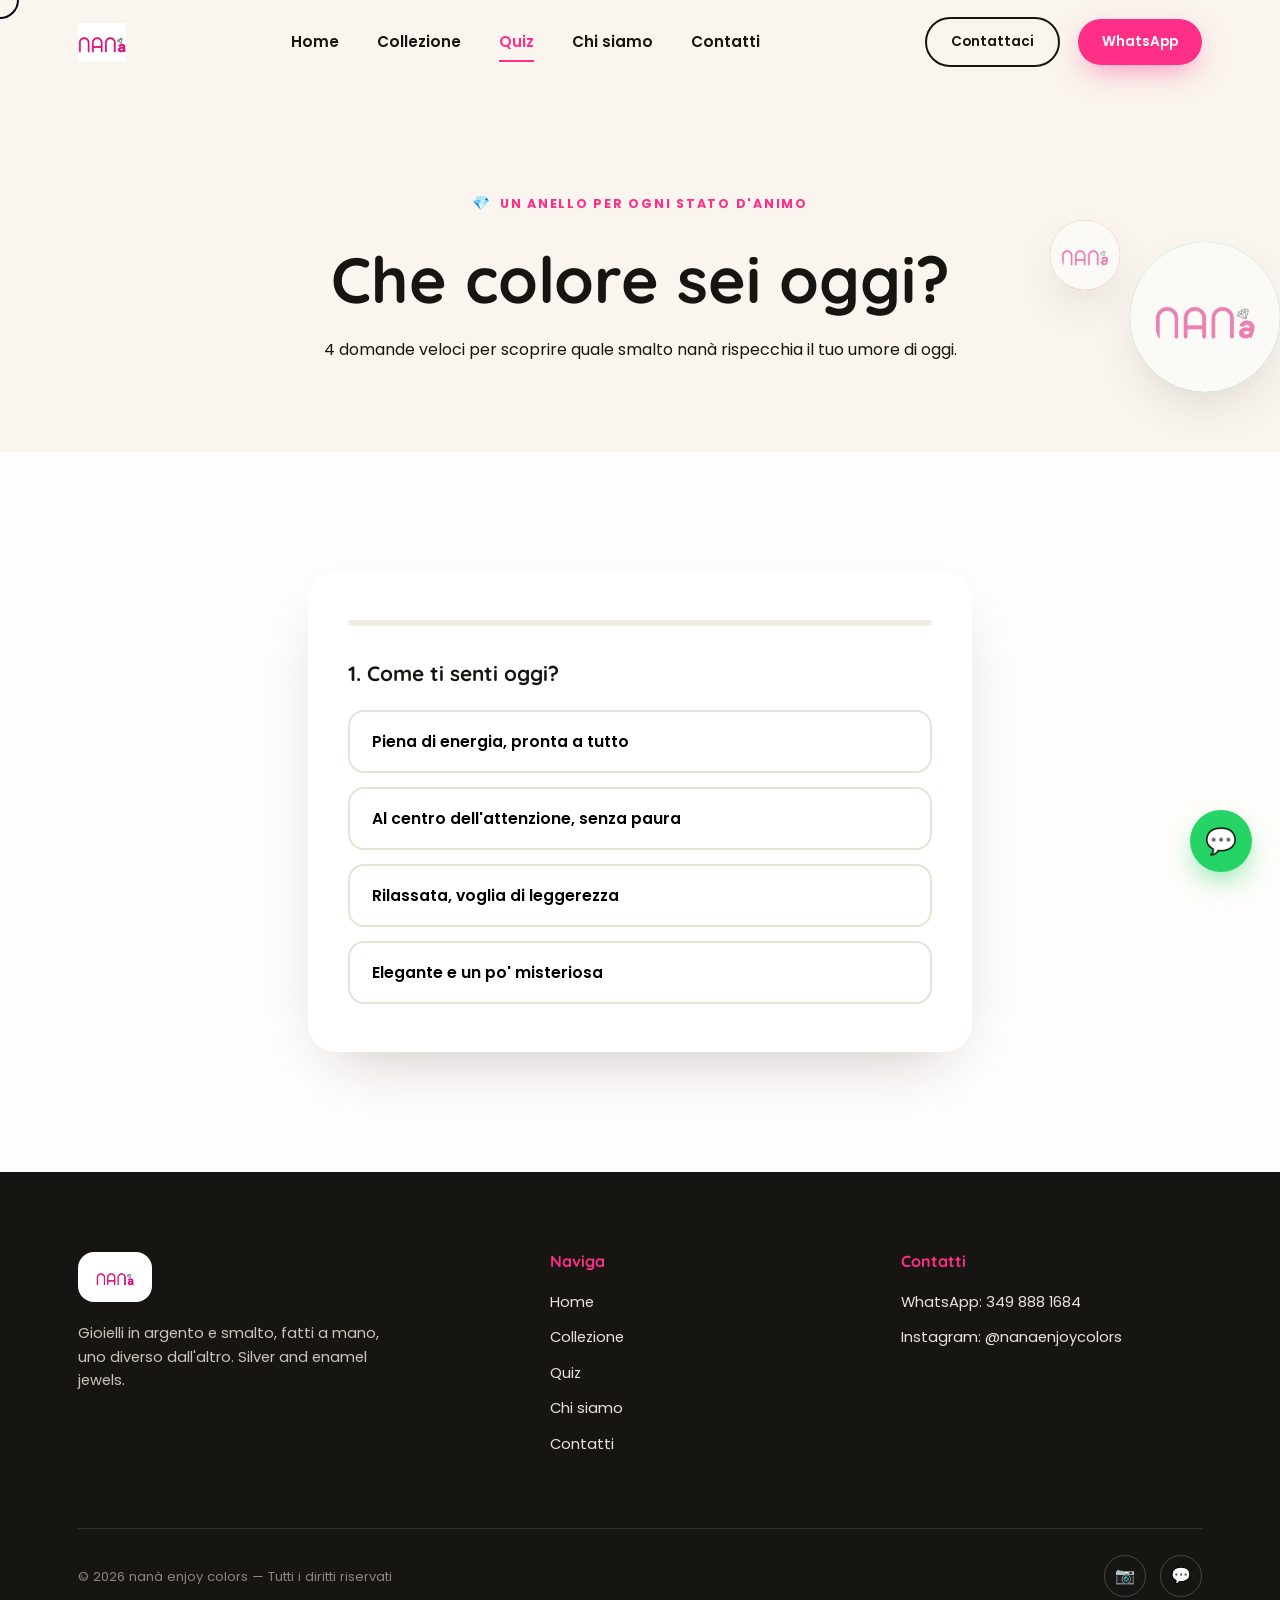
<file: quiz.html>
<!DOCTYPE html>
<html lang="it">
<head>
<meta charset="UTF-8">
<meta name="viewport" content="width=device-width, initial-scale=1.0">
<title>Che colore sei? — nanà</title>
<meta name="description" content="Rispondi a 4 domande veloci e scopri quale anello nanà rispecchia il tuo umore di oggi.">
<link rel="icon" href="data:,">
<link rel="stylesheet" href="css/style.css?v=6">
</head>
<body>

<div id="preloader">
  <div class="preloader-badge">
    <img src="images/logo-nana.jpg" alt="nanà">
  </div>
</div>

<header class="nav">
  <div class="container nav-inner">
    <a href="index.html" class="logo"><img src="images/logo-nana.jpg" alt="nanà"></a>
    <nav class="nav-links">
      <a href="index.html">Home</a>
      <a href="collezione.html">Collezione</a>
      <a href="quiz.html" class="active">Quiz</a>
      <a href="chi-siamo.html">Chi siamo</a>
      <a href="contatti.html">Contatti</a>
    </nav>
    <div class="nav-cta">
      <a href="contatti.html" class="btn btn-outline magnetic">Contattaci</a>
      <a href="https://wa.me/393498881684" target="_blank" class="btn btn-primary magnetic">WhatsApp</a>
    </div>
    <div class="burger"><span></span><span></span><span></span></div>
  </div>
</header>

<div class="mobile-panel">
  <a href="index.html">Home</a>
  <a href="collezione.html">Collezione</a>
  <a href="quiz.html">Quiz</a>
  <a href="chi-siamo.html">Chi siamo</a>
  <a href="contatti.html">Contatti</a>
</div>

<section class="page-head bg-cream">
  <div class="hero-visual" style="position:absolute; inset:0; height:auto; z-index:0;">
    <div class="blob b2" style="opacity:.5"><img class="logo-mark" src="images/logo-nana.jpg" alt="nanà"></div>
    <div class="blob b5" style="opacity:.5"><img class="logo-mark" src="images/logo-nana.jpg" alt="nanà"></div>
  </div>
  <div class="container" style="position:relative;z-index:1">
    <span class="section-tag" style="justify-content:center">Un anello per ogni stato d'animo</span>
    <h1 data-split>Che colore sei oggi?</h1>
    <p class="lead" style="margin:20px auto 0">4 domande veloci per scoprire quale smalto nanà rispecchia il tuo umore di oggi.</p>
  </div>
</section>

<section class="pad">
  <div class="container" style="max-width:720px">

    <div class="quiz-card reveal in">

      <div class="quiz-progress"><div class="quiz-progress-bar" id="quiz-progress-bar"></div></div>

      <div class="quiz-question" data-q="0">
        <h3>1. Come ti senti oggi?</h3>
        <div class="quiz-options">
          <button class="quiz-option" data-color="orange">Piena di energia, pronta a tutto</button>
          <button class="quiz-option" data-color="pink">Al centro dell'attenzione, senza paura</button>
          <button class="quiz-option" data-color="teal">Rilassata, voglia di leggerezza</button>
          <button class="quiz-option" data-color="purple">Elegante e un po' misteriosa</button>
        </div>
      </div>

      <div class="quiz-question" data-q="1" hidden>
        <h3>2. Il tuo stile in tre parole?</h3>
        <div class="quiz-options">
          <button class="quiz-option" data-color="red">Bold, deciso, energico</button>
          <button class="quiz-option" data-color="orange">Fresco, giovane, solare</button>
          <button class="quiz-option" data-color="purple">Delicato, romantico, sognante</button>
          <button class="quiz-option" data-color="green">Instancabile, vivace, sorprendente</button>
        </div>
      </div>

      <div class="quiz-question" data-q="2" hidden>
        <h3>3. Dove ti immagini in questo momento?</h3>
        <div class="quiz-options">
          <button class="quiz-option" data-color="teal">In spiaggia, piedi nudi sulla sabbia</button>
          <button class="quiz-option" data-color="pink">In città, tra luci e vetrine</button>
          <button class="quiz-option" data-color="green">In un prato fiorito</button>
          <button class="quiz-option" data-color="blue">Al mare aperto, orizzonte infinito</button>
        </div>
      </div>

      <div class="quiz-question" data-q="3" hidden>
        <h3>4. Se il tuo umore avesse un colore, oggi sarebbe...</h3>
        <div class="quiz-options">
          <button class="quiz-option" data-color="red">Rosso acceso</button>
          <button class="quiz-option" data-color="blue">Blu profondo</button>
          <button class="quiz-option" data-color="pink">Fucsia brillante</button>
          <button class="quiz-option" data-color="orange">Arancio caldo</button>
        </div>
      </div>

      <div class="quiz-result" id="quiz-result" hidden>
        <div class="quiz-result-swatch" id="quiz-result-swatch"></div>
        <span class="section-tag" style="justify-content:center">Il tuo colore è</span>
        <h2 id="quiz-result-name">—</h2>
        <p id="quiz-result-text" style="color:#4a463f;max-width:480px;margin:0 auto 28px"></p>
        <div class="hero-actions" style="justify-content:center">
          <a id="quiz-result-wa" href="#" target="_blank" class="btn btn-wa magnetic">Chiedi info su WhatsApp</a>
          <a id="quiz-result-collection" href="collezione.html" class="btn btn-outline magnetic">Vedi in collezione</a>
        </div>
        <button class="quiz-restart" id="quiz-restart">↺ Rifai il quiz</button>
      </div>

    </div>

  </div>
</section>

<footer>
  <div class="container">
    <div class="footer-grid">
      <div>
        <div class="footer-logo-badge"><img class="logo-mark" src="images/logo-nana.jpg" alt="nanà"></div>
        <p>Gioielli in argento e smalto, fatti a mano, uno diverso dall'altro. Silver and enamel jewels.</p>
      </div>
      <div>
        <h4>Naviga</h4>
        <a href="index.html">Home</a>
        <a href="collezione.html">Collezione</a>
        <a href="quiz.html">Quiz</a>
        <a href="chi-siamo.html">Chi siamo</a>
        <a href="contatti.html">Contatti</a>
      </div>
      <div>
        <h4>Contatti</h4>
        <a href="https://wa.me/393498881684" target="_blank">WhatsApp: 349 888 1684</a>
        <a href="https://instagram.com/nanaenjoycolors" target="_blank">Instagram: @nanaenjoycolors</a>
      </div>
    </div>
    <div class="footer-bottom">
      <span>© <span id="year"></span> nanà enjoy colors — Tutti i diritti riservati</span>
      <div class="social-row">
        <a href="https://instagram.com/nanaenjoycolors" target="_blank" aria-label="Instagram">📷</a>
        <a href="https://wa.me/393498881684" target="_blank" aria-label="WhatsApp">💬</a>
      </div>
    </div>
  </div>
</footer>

<a href="https://wa.me/393498881684" target="_blank" class="fab-wa" aria-label="Scrivici su WhatsApp">💬</a>

<script>document.getElementById('year').textContent = new Date().getFullYear();</script>
<script src="js/main.js?v=6"></script>
</body>
</html>
</file>
<file: css/style.css>
/* ============================================
   nanà — gioielli in argento e smalto
   Stylesheet principale
   ============================================ */

@import url('https://fonts.googleapis.com/css2?family=Poppins:wght@300;400;500;600;700;800&family=Quicksand:wght@600;700&family=Playfair+Display:ital,wght@1,500;1,600&display=swap');

:root{
  --pink:#ff2e87;
  --pink-dark:#d81368;
  --pink-soft:#ffd6ea;
  --ink:#171512;
  --white:#fffdfb;
  --cream:#faf5ee;
  --orange:#ff7a3d;
  --red:#ef4056;
  --teal:#20c1b3;
  --green:#7ed957;
  --blue:#4d9de0;
  --purple:#b083e0;
  --yellow:#ffce54;

  --font-body: 'Poppins', sans-serif;
  --font-logo: 'Quicksand', sans-serif;
  --font-script: 'Playfair Display', serif;

  --container: 1180px;
  --nav-h: 84px;
  --ease: cubic-bezier(.16,.84,.44,1);
}

*,*::before,*::after{ box-sizing:border-box; margin:0; padding:0; }
html{ scroll-behavior:smooth; }
html,body{ overflow-x:hidden; }

body{
  font-family:var(--font-body);
  color:var(--ink);
  background:var(--white);
  line-height:1.6;
  -webkit-font-smoothing:antialiased;
}

img{ max-width:100%; display:block; }
a{ color:inherit; text-decoration:none; }
ul{ list-style:none; }
button{ font-family:inherit; border:none; background:none; cursor:pointer; }
input,textarea{ font-family:inherit; }

.container{ max-width:var(--container); margin:0 auto; padding:0 28px; }

section{ position:relative; }

.section-tag{
  display:inline-flex; align-items:center; gap:8px;
  font-size:.78rem; font-weight:700; letter-spacing:.14em; text-transform:uppercase;
  color:var(--pink); margin-bottom:14px;
}
.section-tag::before{
  content:'💎'; font-size:.9rem;
}

h1,h2,h3,h4{ font-family:var(--font-logo); font-weight:700; line-height:1.15; }

.script{ font-family:var(--font-script); font-style:italic; font-weight:600; color:var(--pink); }

.eyebrow-line{ display:flex; align-items:center; gap:12px; }

/* ---------- buttons ---------- */
.btn{
  position:relative;
  display:inline-flex; align-items:center; justify-content:center; gap:10px;
  padding:16px 32px;
  border-radius:100px;
  font-weight:600; font-size:.95rem;
  cursor:pointer;
  transition:transform .35s var(--ease), box-shadow .35s var(--ease);
  white-space:nowrap;
  isolation:isolate;
}
.btn-primary{
  background:var(--pink); color:#fff;
  box-shadow:0 10px 30px -8px rgba(255,46,135,.6);
}
.btn-primary:hover{ transform:translateY(-3px) scale(1.03); box-shadow:0 16px 40px -8px rgba(255,46,135,.75); }
.btn-outline{
  background:transparent; color:var(--ink);
  border:2px solid var(--ink);
}
.btn-outline:hover{ background:var(--ink); color:#fff; transform:translateY(-3px); }
.btn-light{
  background:#fff; color:var(--pink);
}
.btn-light:hover{ transform:translateY(-3px) scale(1.03); }
.btn-wa{
  background:#25D366; color:#fff;
  box-shadow:0 10px 30px -8px rgba(37,211,102,.6);
}
.btn-wa:hover{ transform:translateY(-3px) scale(1.03); }

/* ---------- custom cursor (desktop only) ---------- */
@media (hover:hover){
  *{ cursor:none !important; }
}
.cursor-ring{
  position:fixed; top:0; left:0; pointer-events:none; z-index:9999;
  border-radius:50%;
  transform:translate(-50%,-50%);
  mix-blend-mode:difference;
  width:38px; height:38px; border:2px solid #fff;
  transition:width .25s var(--ease), height .25s var(--ease), opacity .2s ease, background .25s ease;
}
.cursor-ring.is-active{ width:64px; height:64px; background:rgba(255,255,255,.15); }
@media (hover:none){ .cursor-ring{ display:none; } }

/* ---------- preloader ---------- */
#preloader{
  position:fixed; inset:0; z-index:10000;
  background:var(--ink);
  display:flex; align-items:center; justify-content:center;
  transition:opacity .6s var(--ease), visibility .6s var(--ease);
}
#preloader.hide{ opacity:0; visibility:hidden; pointer-events:none; }
.preloader-badge{
  background:#fff;
  border-radius:28px;
  padding:26px 40px;
  box-shadow:0 30px 60px -20px rgba(0,0,0,.5);
  opacity:0;
  animation:badgePop .7s var(--ease) forwards;
}
.preloader-badge img{ height:clamp(46px,7vw,72px); width:auto; display:block; }
@keyframes badgePop{
  0%{ opacity:0; transform:scale(.7) translateY(20px); }
  100%{ opacity:1; transform:scale(1) translateY(0); }
}

/* ---------- nav ---------- */
header.nav{
  position:fixed; top:0; left:0; right:0; z-index:900;
  height:var(--nav-h);
  display:flex; align-items:center;
  background:rgba(255,253,251,0);
  transition:background .4s var(--ease), height .4s var(--ease), box-shadow .4s var(--ease);
}
header.nav.scrolled{
  height:68px;
  background:rgba(255,253,251,.9);
  backdrop-filter:blur(14px);
  box-shadow:0 8px 30px -12px rgba(0,0,0,.15);
}
.nav-inner{ width:100%; display:flex; align-items:center; justify-content:space-between; }
.logo{
  display:flex; align-items:center; gap:8px;
  font-family:var(--font-logo); font-weight:700; font-size:1.5rem;
  color:var(--pink);
}
.logo .diamond{ font-size:1.1rem; }
.logo img{ height:38px; width:auto; display:block; }

.nav-links{ display:flex; align-items:center; gap:38px; }
.nav-links a{
  position:relative; font-weight:600; font-size:.95rem;
  padding:6px 0;
}
.nav-links a::after{
  content:''; position:absolute; left:0; bottom:-2px; width:0; height:2px;
  background:var(--pink); transition:width .3s var(--ease);
}
.nav-links a:hover::after, .nav-links a.active::after{ width:100%; }
.nav-links a.active{ color:var(--pink); }

.nav-cta{ display:flex; align-items:center; gap:18px; }
.nav-cta .btn{ padding:12px 24px; font-size:.85rem; }

.burger{
  display:none; flex-direction:column; gap:6px; width:32px; z-index:1200;
}
.burger span{ height:2px; width:100%; background:var(--ink); transition:transform .35s var(--ease), opacity .35s var(--ease); }
.burger.open span:nth-child(1){ transform:translateY(8px) rotate(45deg); }
.burger.open span:nth-child(2){ opacity:0; }
.burger.open span:nth-child(3){ transform:translateY(-8px) rotate(-45deg); }

.mobile-panel{
  position:fixed; inset:0; z-index:1100;
  background:var(--ink);
  display:flex; flex-direction:column; align-items:center; justify-content:center; gap:34px;
  transform:translateX(100%);
  transition:transform .5s var(--ease);
}
.mobile-panel.open{ transform:translateX(0); }
.mobile-panel a{ color:#fff; font-family:var(--font-logo); font-size:1.8rem; font-weight:700; }
.mobile-panel a:hover{ color:var(--pink); }

/* ---------- hero ---------- */
.hero{
  min-height:100vh; display:flex; align-items:center;
  padding-top:var(--nav-h);
  padding-bottom:70px;
  overflow:hidden;
}
.hero-inner{
  display:grid; grid-template-columns:1.1fr .9fr; gap:40px; align-items:center;
  width:100%;
}
.hero h1{
  font-size:clamp(2.6rem,6vw,4.6rem);
  margin:14px 0 22px;
}
.hero h1 .word{ display:inline-block; overflow:hidden; }
.hero h1 .word span{
  display:inline-block; transform:translateY(110%);
  animation:riseUp .9s var(--ease) forwards;
}
@keyframes riseUp{ to{ transform:translateY(0); } }

.hero p.lead{ font-size:1.15rem; color:#4a463f; max-width:480px; margin-bottom:34px; }
.hero-actions{ display:flex; gap:18px; flex-wrap:wrap; }

.hero-visual{
  position:relative; height:520px;
}
.blob{
  position:absolute; border-radius:50%;
  overflow:hidden;
  animation:float 8s ease-in-out infinite;
  box-shadow:0 20px 40px -12px rgba(23,21,18,.25);
}
.blob img{ width:100%; height:100%; object-fit:cover; border-radius:50%; }
.blob img.logo-mark{ padding:16%; box-sizing:border-box; background:#fff; object-fit:contain; }
.b1{ width:220px; height:220px; background:var(--orange); top:0; right:40px; animation-delay:0s; }
.b2{ width:150px; height:150px; background:var(--teal); bottom:60px; right:0; animation-delay:1.2s; }
.b3{ width:130px; height:130px; background:var(--purple); bottom:0; left:20px; animation-delay:2.4s; }
.b4{ width:90px; height:90px; background:var(--yellow); top:40px; left:0; animation-delay:.6s; }
.b5{ width:70px; height:70px; background:var(--red); top:220px; right:160px; animation-delay:1.8s; }
@keyframes float{
  0%,100%{ transform:translateY(0) rotate(0); }
  50%{ transform:translateY(-26px) rotate(6deg); }
}
.ring-icon{
  position:absolute; inset:0; display:flex; align-items:center; justify-content:center;
}

/* ---------- marquee ---------- */
.marquee{
  background:var(--ink); color:#fff; overflow:hidden;
  padding:20px 0; white-space:nowrap;
}
.marquee-track{
  display:inline-flex; gap:40px;
  animation:scrollLeft 22s linear infinite;
}
.marquee-track span{
  font-family:var(--font-logo); font-weight:700; font-size:1.3rem; letter-spacing:.05em;
  display:inline-flex; align-items:center; gap:16px;
}
.marquee-track span::after{ content:'✦'; color:var(--pink); }
@keyframes scrollLeft{
  from{ transform:translateX(0); }
  to{ transform:translateX(-50%); }
}

/* ---------- reveal ---------- */
.reveal{ opacity:0; transform:translateY(46px); transition:opacity .9s var(--ease), transform .9s var(--ease); }
.reveal.in{ opacity:1; transform:translateY(0); }
.reveal-scale{ opacity:0; transform:scale(.85); transition:opacity .8s var(--ease), transform .8s var(--ease); }
.reveal-scale.in{ opacity:1; transform:scale(1); }
.stagger .reveal:nth-child(1){ transition-delay:0s; }
.stagger .reveal:nth-child(2){ transition-delay:.12s; }
.stagger .reveal:nth-child(3){ transition-delay:.24s; }
.stagger .reveal:nth-child(4){ transition-delay:.36s; }

/* ---------- section headers ---------- */
.section-head{ max-width:640px; margin-bottom:56px; }
.section-head.center{ margin-left:auto; margin-right:auto; text-align:center; }
.section-head h2{ font-size:clamp(2rem,4.4vw,3rem); }

.pad{ padding:120px 0; }
.pad-sm{ padding:80px 0; }
.bg-cream{ background:var(--cream); }
.bg-ink{ background:var(--ink); color:#fff; }
.bg-ink .script{ color:var(--yellow); }

/* ---------- product cards ---------- */
.grid-products{
  display:grid; grid-template-columns:repeat(auto-fit,minmax(250px,1fr)); gap:30px;
}
.card{
  position:relative;
  background:#fff;
  border-radius:26px;
  padding:28px;
  box-shadow:0 20px 50px -25px rgba(23,21,18,.25);
  transition:transform .1s linear, box-shadow .4s var(--ease);
  transform-style:preserve-3d;
  will-change:transform;
}
.card:hover{ box-shadow:0 30px 60px -20px rgba(23,21,18,.35); }
.card-swatch{
  height:190px; border-radius:18px; margin-bottom:20px;
  display:flex; align-items:center; justify-content:center;
  position:relative; overflow:hidden;
}
.card-swatch svg{ width:64px; height:64px; transform:translateZ(30px); filter:drop-shadow(0 8px 14px rgba(0,0,0,.18)); }
.card-swatch img{ width:100%; height:100%; object-fit:cover; }
.card-swatch::after{
  content:''; position:absolute; inset:0;
  background:linear-gradient(140deg, rgba(255,255,255,.35), transparent 60%);
}
.card h3{ font-size:1.15rem; margin-bottom:6px; }
.card .desc{ font-size:.88rem; color:#726d63; margin-bottom:14px; }
.card .price{ font-weight:700; color:var(--pink); }
.card-foot{ display:flex; align-items:center; justify-content:space-between; margin-top:16px; }
.tag-color{
  font-size:.72rem; font-weight:700; text-transform:uppercase; letter-spacing:.08em;
  padding:5px 12px; border-radius:100px; color:#fff;
}

.swatch-orange{ background:var(--orange); } .tag-orange{ background:var(--orange); }
.swatch-red{ background:var(--red); } .tag-red{ background:var(--red); }
.swatch-teal{ background:var(--teal); } .tag-teal{ background:var(--teal); }
.swatch-green{ background:var(--green); } .tag-green{ background:var(--green); }
.swatch-blue{ background:var(--blue); } .tag-blue{ background:var(--blue); }
.swatch-purple{ background:var(--purple); } .tag-purple{ background:var(--purple); }
.swatch-pink{ background:var(--pink); } .tag-pink{ background:var(--pink); }
.swatch-yellow{ background:var(--yellow); } .tag-yellow{ background:var(--yellow); }

/* ---------- features ---------- */
.feat-grid{ display:grid; grid-template-columns:repeat(3,1fr); gap:30px; }
.feat{
  padding:38px 30px; border-radius:24px; background:#fff;
  box-shadow:0 20px 50px -30px rgba(23,21,18,.2);
}
.feat .icon{
  width:56px; height:56px; border-radius:16px; background:var(--pink-soft);
  display:flex; align-items:center; justify-content:center; font-size:1.5rem; margin-bottom:20px;
}
.feat h3{ font-size:1.2rem; margin-bottom:10px; }
.feat p{ color:#726d63; font-size:.94rem; }

/* ---------- instagram cta ---------- */
.insta-cta{
  border-radius:32px;
  background:linear-gradient(120deg,#ff2e87,#ff7a3d 45%,#ffce54 100%);
  padding:70px 50px;
  color:#fff;
  display:flex; align-items:center; justify-content:space-between; gap:30px; flex-wrap:wrap;
  position:relative; overflow:hidden;
}
.insta-cta::before{
  content:'💎'; position:absolute; font-size:14rem; opacity:.12; right:-30px; top:-40px; transform:rotate(-15deg);
}
.insta-cta h2{ font-size:clamp(1.8rem,3.6vw,2.6rem); max-width:520px; }
.insta-stats{ display:flex; gap:34px; }
.insta-stats div{ text-align:center; }
.insta-stats strong{ display:block; font-family:var(--font-logo); font-size:1.8rem; }
.insta-stats span{ font-size:.8rem; opacity:.85; }

/* ---------- footer ---------- */
footer{
  background:var(--ink); color:#fff; padding:80px 0 30px;
}
.footer-grid{
  display:grid; grid-template-columns:1.4fr 1fr 1fr; gap:50px; margin-bottom:60px;
}
.footer-grid h4{ font-size:1rem; margin-bottom:20px; color:var(--pink); }
.footer-grid p{ color:#c9c4ba; font-size:.92rem; max-width:320px; }
.footer-grid a{ display:block; color:#e7e3da; font-size:.92rem; margin-bottom:12px; transition:color .3s; }
.footer-grid a:hover{ color:var(--pink); }
.footer-logo{ font-family:var(--font-logo); font-weight:700; font-size:1.7rem; color:#fff; margin-bottom:16px; display:flex; gap:8px; }
.footer-logo .diamond{ color:var(--pink); }
.footer-logo-badge{
  display:inline-flex; background:#fff; border-radius:16px; padding:10px 18px;
  margin-bottom:20px;
}
.footer-logo-badge img{ height:30px; width:auto; display:block; }
.footer-bottom{
  border-top:1px solid rgba(255,255,255,.12); padding-top:26px;
  display:flex; justify-content:space-between; align-items:center; flex-wrap:wrap; gap:14px;
  font-size:.82rem; color:#8b867c;
}
.social-row{ display:flex; gap:14px; }
.social-row a{
  width:42px; height:42px; border-radius:50%; border:1px solid rgba(255,255,255,.2);
  display:flex; align-items:center; justify-content:center; font-size:1rem;
  transition:background .3s, transform .3s;
}
.social-row a:hover{ background:var(--pink); border-color:var(--pink); transform:translateY(-4px); }

/* ---------- whatsapp floating button ---------- */
.fab-wa{
  position:fixed; bottom:28px; right:28px; z-index:800;
  width:62px; height:62px; border-radius:50%;
  background:#25D366; color:#fff;
  display:flex; align-items:center; justify-content:center; font-size:1.6rem;
  box-shadow:0 12px 30px -8px rgba(37,211,102,.7);
  animation:pulse 2.6s ease-in-out infinite;
}
@keyframes pulse{
  0%,100%{ box-shadow:0 0 0 0 rgba(37,211,102,.55), 0 12px 30px -8px rgba(37,211,102,.7); }
  50%{ box-shadow:0 0 0 14px rgba(37,211,102,0), 0 12px 30px -8px rgba(37,211,102,.7); }
}

/* ---------- page header (inner pages) ---------- */
.page-head{
  padding:190px 0 90px;
  text-align:center;
  position:relative; overflow:hidden;
}
.page-head h1{ font-size:clamp(2.6rem,6vw,4rem); margin-top:14px; }
.page-head .blob{ opacity:.85; }

/* ---------- filters (collezione) ---------- */
.filters{ display:flex; gap:12px; flex-wrap:wrap; justify-content:center; margin-bottom:56px; }
.filter-pill{
  padding:11px 24px; border-radius:100px; border:2px solid #e7e1d6;
  font-weight:600; font-size:.88rem;
  transition:all .3s var(--ease);
}
.filter-pill.active, .filter-pill:hover{ background:var(--ink); border-color:var(--ink); color:#fff; }

.product-hide{ display:none; }

/* ---------- chi siamo ---------- */
.split{ display:grid; grid-template-columns:1fr 1fr; gap:70px; align-items:center; }
.split img, .split .img-frame{ border-radius:28px; }
.img-frame{
  aspect-ratio:4/5; background:linear-gradient(135deg,var(--orange),var(--pink)); position:relative; overflow:hidden;
  display:flex; align-items:center; justify-content:center;
}
.img-frame span{ font-size:6rem; }
.img-frame img{ width:100%; height:100%; object-fit:cover; display:block; }

.photo-banner{
  border-radius:28px; overflow:hidden; margin-bottom:60px;
  box-shadow:0 30px 60px -30px rgba(23,21,18,.35);
}
.photo-banner img{ width:100%; max-height:460px; object-fit:cover; display:block; }

.stats-row{ display:flex; gap:50px; margin-top:40px; flex-wrap:wrap; }
.stat{ }
.stat strong{ font-family:var(--font-logo); font-size:2.6rem; color:var(--pink); display:block; }
.stat span{ font-size:.85rem; color:#726d63; }

.values-grid{ display:grid; grid-template-columns:repeat(3,1fr); gap:30px; }

/* ---------- accordion (contatti/faq) ---------- */
.accordion-item{
  border-bottom:1px solid #e7e1d6;
}
.accordion-head{
  display:flex; align-items:center; justify-content:space-between;
  padding:26px 4px; cursor:pointer; font-weight:600; font-size:1.05rem;
}
.accordion-head .plus{
  font-size:1.4rem; transition:transform .35s var(--ease); color:var(--pink);
}
.accordion-item.open .plus{ transform:rotate(135deg); }
.accordion-body{
  max-height:0; overflow:hidden; transition:max-height .4s var(--ease);
}
.accordion-body p{ padding:0 4px 24px; color:#726d63; max-width:640px; }

/* ---------- contact page layout ---------- */
.contact-grid{ display:grid; grid-template-columns:1fr 1fr; gap:60px; }
.contact-card{
  background:#fff; border-radius:26px; padding:40px; box-shadow:0 20px 50px -30px rgba(23,21,18,.2);
  display:flex; flex-direction:column; gap:22px;
}
.contact-row{ display:flex; align-items:center; gap:16px; }
.contact-row .ic{
  width:50px; height:50px; border-radius:14px; background:var(--pink-soft); color:var(--pink);
  display:flex; align-items:center; justify-content:center; font-size:1.3rem; flex-shrink:0;
}
.contact-row h4{ font-size:.95rem; }
.contact-row p, .contact-row a{ color:#726d63; font-size:.92rem; }

.form-group{ margin-bottom:18px; }
.form-group label{ display:block; font-size:.85rem; font-weight:600; margin-bottom:8px; }
.form-group input, .form-group textarea{
  width:100%; padding:14px 18px; border-radius:14px; border:2px solid #e7e1d6;
  font-size:.95rem; transition:border-color .3s;
}
.form-group input:focus, .form-group textarea:focus{ outline:none; border-color:var(--pink); }
.form-group textarea{ resize:vertical; min-height:120px; }

/* ---------- magnetic ---------- */
.magnetic{ display:inline-block; }

/* ---------- quiz "che colore sei" ---------- */
.quiz-card{
  background:#fff; border-radius:28px; padding:48px 40px;
  box-shadow:0 25px 60px -30px rgba(23,21,18,.3);
}
.quiz-progress{ height:6px; background:#f0ece4; border-radius:100px; margin-bottom:36px; overflow:hidden; }
.quiz-progress-bar{ height:100%; width:0%; background:var(--pink); border-radius:100px; transition:width .4s var(--ease); }
.quiz-question h3{ font-size:1.3rem; margin-bottom:24px; }
.quiz-options{ display:flex; flex-direction:column; gap:14px; }
.quiz-option{
  text-align:left; padding:18px 22px; border-radius:16px; border:2px solid #e7e1d6;
  font-weight:600; font-size:.98rem; transition:all .25s var(--ease);
}
.quiz-option:hover{ border-color:var(--pink); background:var(--pink-soft); transform:translateX(4px); }

.quiz-result{ text-align:center; }
.quiz-result-swatch{
  width:90px; height:90px; border-radius:50%; margin:0 auto 20px;
  box-shadow:0 15px 30px -10px rgba(23,21,18,.3);
}
.quiz-result h2{ font-size:2.2rem; margin-bottom:14px; color:var(--pink); }
.quiz-restart{
  display:block; margin:24px auto 0; font-weight:600; color:#8a8578; text-decoration:underline;
}
.quiz-restart:hover{ color:var(--pink); }

/* ---------- stack builder (collezione page) ---------- */
.stack-builder{
  display:grid; grid-template-columns:1fr 1fr; gap:50px; align-items:center;
  background:#fff; border-radius:28px; padding:40px; margin-bottom:56px;
  box-shadow:0 25px 60px -30px rgba(23,21,18,.25);
}
.diamond-picker{ margin-bottom:22px; }
.diamond-picker-label{ display:block; font-size:.85rem; font-weight:700; margin-bottom:10px; color:#4a463f; }
.diamond-options{ display:flex; gap:10px; flex-wrap:wrap; }
.diamond-option{
  font-size:.85rem; font-weight:600; padding:9px 16px; border-radius:100px; border:2px solid #e7e1d6;
  transition:all .25s var(--ease);
}
.diamond-option:hover{ border-color:var(--pink); }
.diamond-option.active{ background:var(--ink); border-color:var(--ink); color:#fff; }

.stack-swatches{ display:flex; flex-wrap:wrap; gap:12px; margin-bottom:24px; }
.stack-swatch{
  width:44px; height:44px; border-radius:50%; border:3px solid #fff;
  box-shadow:0 0 0 2px #e7e1d6; cursor:pointer; transition:transform .25s var(--ease), box-shadow .25s var(--ease);
}
.stack-swatch:hover{ transform:scale(1.14); box-shadow:0 0 0 2px var(--pink); }
.stack-actions{ display:flex; gap:12px; flex-wrap:wrap; align-items:center; }
.stack-btn{
  font-size:.85rem; font-weight:600; padding:11px 20px; border-radius:100px; border:2px solid #e7e1d6;
  transition:border-color .25s var(--ease);
}
.stack-btn:hover{ border-color:var(--ink); }

.stack-preview{
  min-height:260px; display:flex; flex-direction:column-reverse; align-items:center; justify-content:flex-start; gap:8px;
  background:var(--cream); border-radius:20px; padding:24px;
}
.stack-empty-hint{ color:#a49f92; font-size:.9rem; text-align:center; }
.stack-ring-bar{
  position:relative;
  width:80%; max-width:220px; height:34px; border-radius:100px; flex-shrink:0;
  box-shadow:inset 0 4px 8px rgba(255,255,255,.4), 0 4px 10px -4px rgba(0,0,0,.3);
  animation:ringDrop .4s var(--ease) backwards;
  display:flex; align-items:center; justify-content:center;
}
.stack-diamond{
  position:relative;
  background:linear-gradient(135deg,#ffffff,#dbe6ee 45%,#ffffff);
  border:1px solid #c6d2da;
  box-shadow:0 2px 6px rgba(0,0,0,.3), inset 0 0 4px rgba(255,255,255,.9);
  transform:rotate(45deg);
}
.stack-diamond.diamond-large{ width:22px; height:22px; }
.stack-diamond.diamond-small{ width:12px; height:12px; }
.stack-diamonds-row{ display:flex; align-items:center; gap:8px; }
@keyframes ringDrop{
  from{ opacity:0; transform:translateY(-16px) scale(.9); }
  to{ opacity:1; transform:translateY(0) scale(1); }
}

/* ---------- responsive ---------- */
@media (max-width:980px){
  .hero-inner, .split, .contact-grid, .stack-builder{ grid-template-columns:1fr; }
  .hero-visual{ height:360px; order:-1; }
  .feat-grid, .values-grid{ grid-template-columns:1fr 1fr; }
  .footer-grid{ grid-template-columns:1fr; gap:36px; }
  .nav-links, .nav-cta .btn-outline{ display:none; }
  .burger{ display:flex; }
  .insta-cta{ flex-direction:column; text-align:center; justify-content:center; }
}
@media (max-width:640px){
  .feat-grid, .values-grid{ grid-template-columns:1fr; }
  .pad{ padding:80px 0; }
  .insta-stats{ gap:22px; }
  h1{ font-size:2.4rem !important; }
}
</file>
